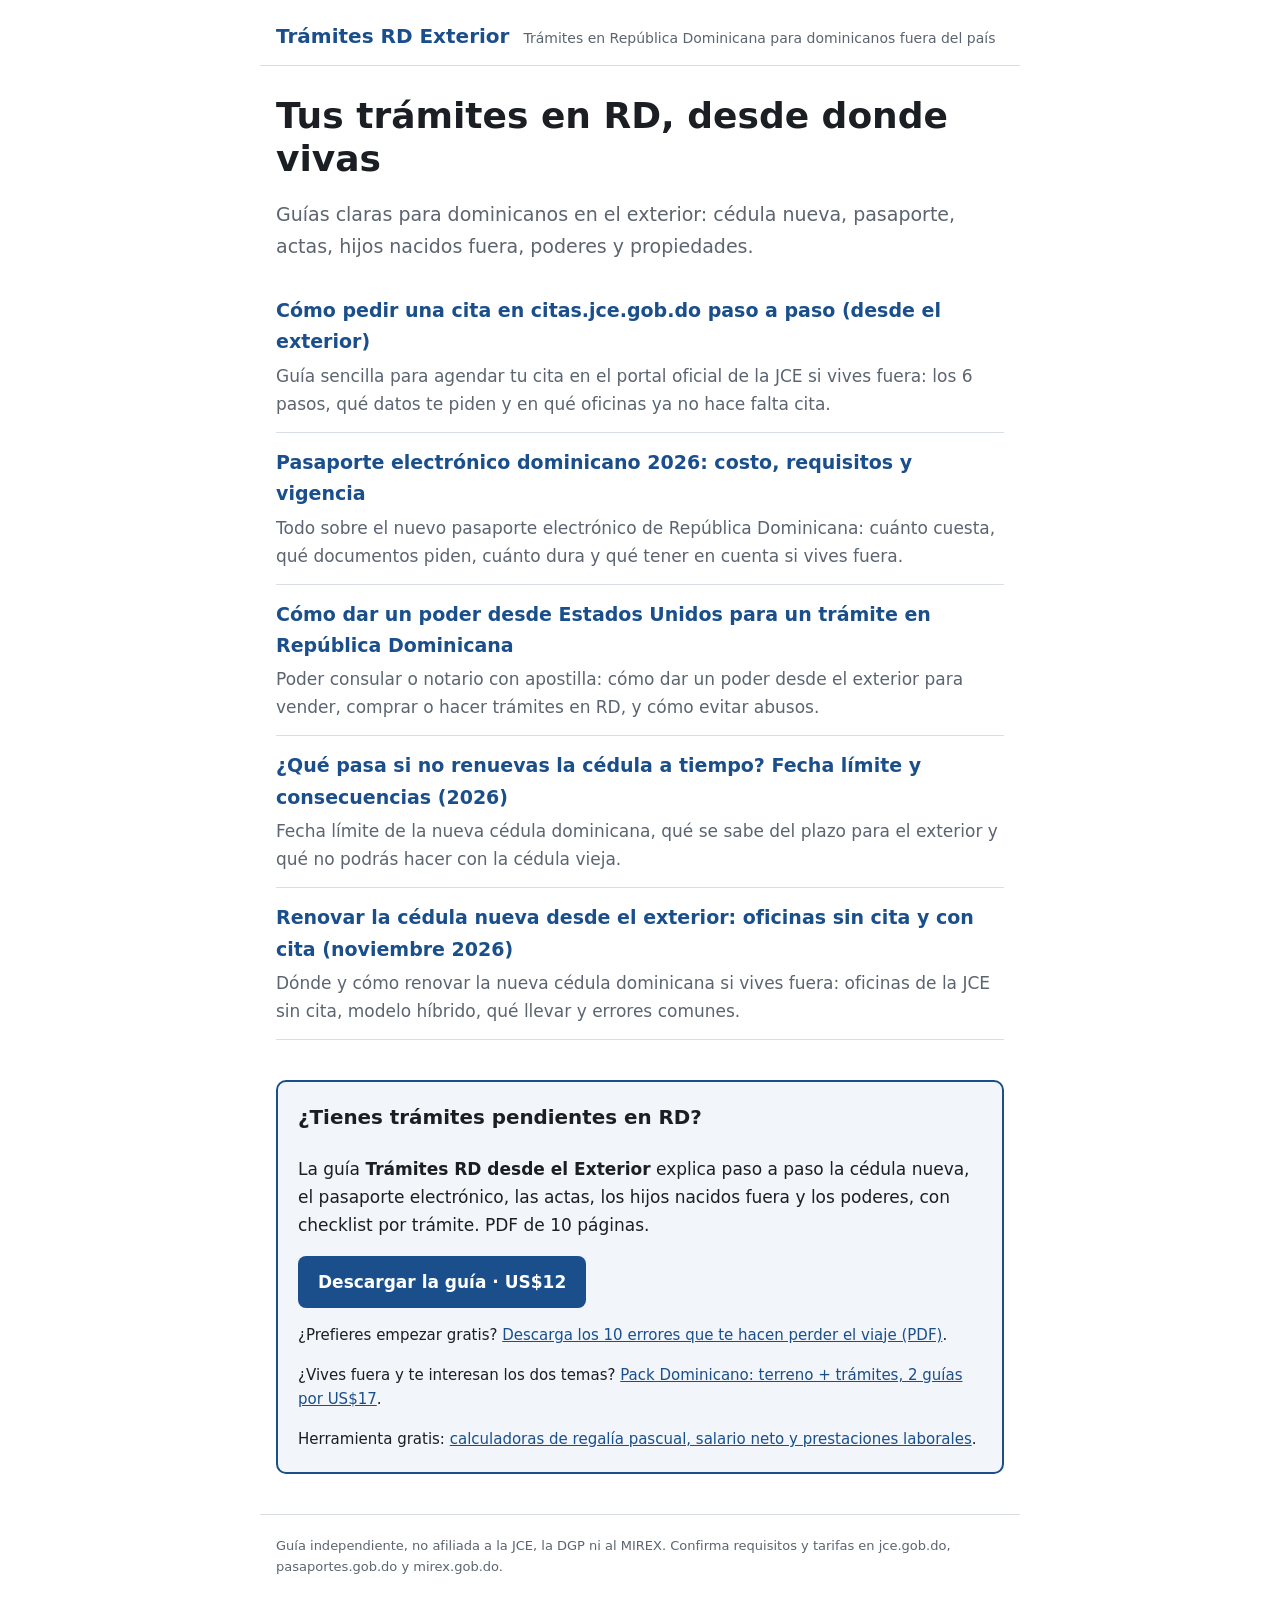
<file: docs/index.html>
<!doctype html>
<html lang="es"><head><meta charset="utf-8">
<meta name="viewport" content="width=device-width,initial-scale=1">
<title>Trámites RD Exterior — Cédula, pasaporte y actas para dominicanos fuera del país</title>
<meta name="description" content="Guías prácticas para dominicanos en el exterior: renovar la cédula nueva, el pasaporte electrónico, pedir actas, declarar hijos y dar poderes.">
<link rel="canonical" href="https://bsser.github.io/tramites-rd-exterior/">
<meta name="google-site-verification" content="4F6GvPItG1MgDsxIkhHlMnWlIL_Nr4-tKKIEYM5F8QM">
<link rel="stylesheet" href="estilo.css">
</head><body>
<header><a class="marca" href="">Trámites RD Exterior</a><span>Trámites en República Dominicana para dominicanos fuera del país</span></header>
<main><section class='hero'><h1>Tus trámites en RD, desde donde vivas</h1><p>Guías claras para dominicanos en el exterior: cédula nueva, pasaporte, actas, hijos nacidos fuera, poderes y propiedades.</p></section><ul class='lista'><li><a href='cita-jce-citas-jce-gob-do-paso-a-paso/'>Cómo pedir una cita en citas.jce.gob.do paso a paso (desde el exterior)</a><p>Guía sencilla para agendar tu cita en el portal oficial de la JCE si vives fuera: los 6 pasos, qué datos te piden y en qué oficinas ya no hace falta cita.</p></li><li><a href='pasaporte-electronico-dominicano-2026/'>Pasaporte electrónico dominicano 2026: costo, requisitos y vigencia</a><p>Todo sobre el nuevo pasaporte electrónico de República Dominicana: cuánto cuesta, qué documentos piden, cuánto dura y qué tener en cuenta si vives fuera.</p></li><li><a href='poder-desde-estados-unidos-para-republica-dominicana/'>Cómo dar un poder desde Estados Unidos para un trámite en República Dominicana</a><p>Poder consular o notario con apostilla: cómo dar un poder desde el exterior para vender, comprar o hacer trámites en RD, y cómo evitar abusos.</p></li><li><a href='que-pasa-si-no-renuevas-la-cedula-a-tiempo/'>¿Qué pasa si no renuevas la cédula a tiempo? Fecha límite y consecuencias (2026)</a><p>Fecha límite de la nueva cédula dominicana, qué se sabe del plazo para el exterior y qué no podrás hacer con la cédula vieja.</p></li><li><a href='renovar-cedula-nueva-desde-el-exterior/'>Renovar la cédula nueva desde el exterior: oficinas sin cita y con cita (noviembre 2026)</a><p>Dónde y cómo renovar la nueva cédula dominicana si vives fuera: oficinas de la JCE sin cita, modelo híbrido, qué llevar y errores comunes.</p></li></ul><aside class="cta">
<h3>¿Tienes trámites pendientes en RD?</h3>
<p>La guía <b>Trámites RD desde el Exterior</b> explica paso a paso la cédula nueva, el pasaporte electrónico, las actas, los hijos nacidos fuera y los poderes, con checklist por trámite. PDF de 10 páginas.</p>
<a class="boton" href="https://jontastic64.gumroad.com/l/tramites-rd-exterior">Descargar la guía · US$12</a>
<p class="gratis">¿Prefieres empezar gratis? <a href="https://jontastic64.gumroad.com/l/errores-tramites-gratis">Descarga los 10 errores que te hacen perder el viaje (PDF)</a>.</p>
<p class="gratis">¿Vives fuera y te interesan los dos temas? <a href="https://jontastic64.gumroad.com/l/pack-dominicano">Pack Dominicano: terreno + trámites, 2 guías por US$17</a>.</p>
<p class="gratis">Herramienta gratis: <a href="https://bsser.github.io/calculadoras-rd/">calculadoras de regalía pascual, salario neto y prestaciones laborales</a>.</p>
</aside></main>
<footer>Guía independiente, no afiliada a la JCE, la DGP ni al MIREX. Confirma requisitos y tarifas en jce.gob.do, pasaportes.gob.do y mirex.gob.do.</footer>
</body></html>
</file>
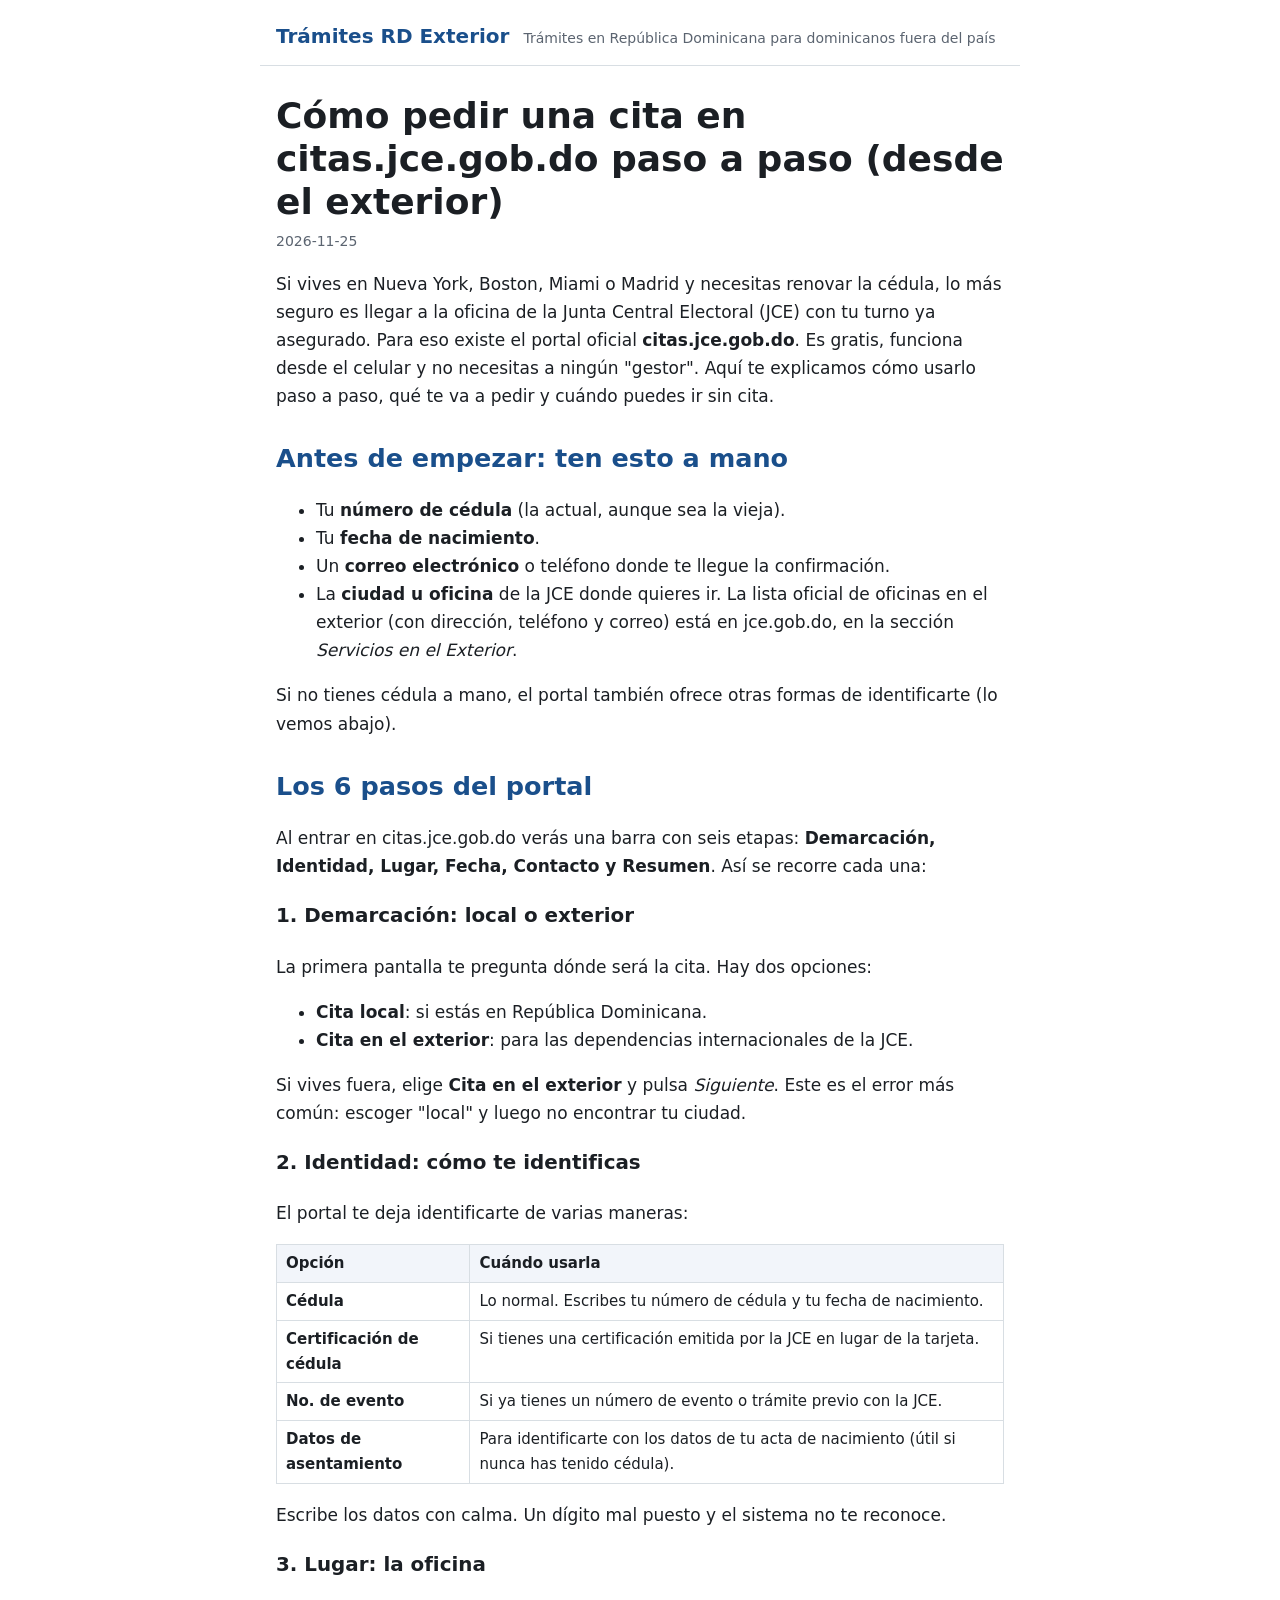
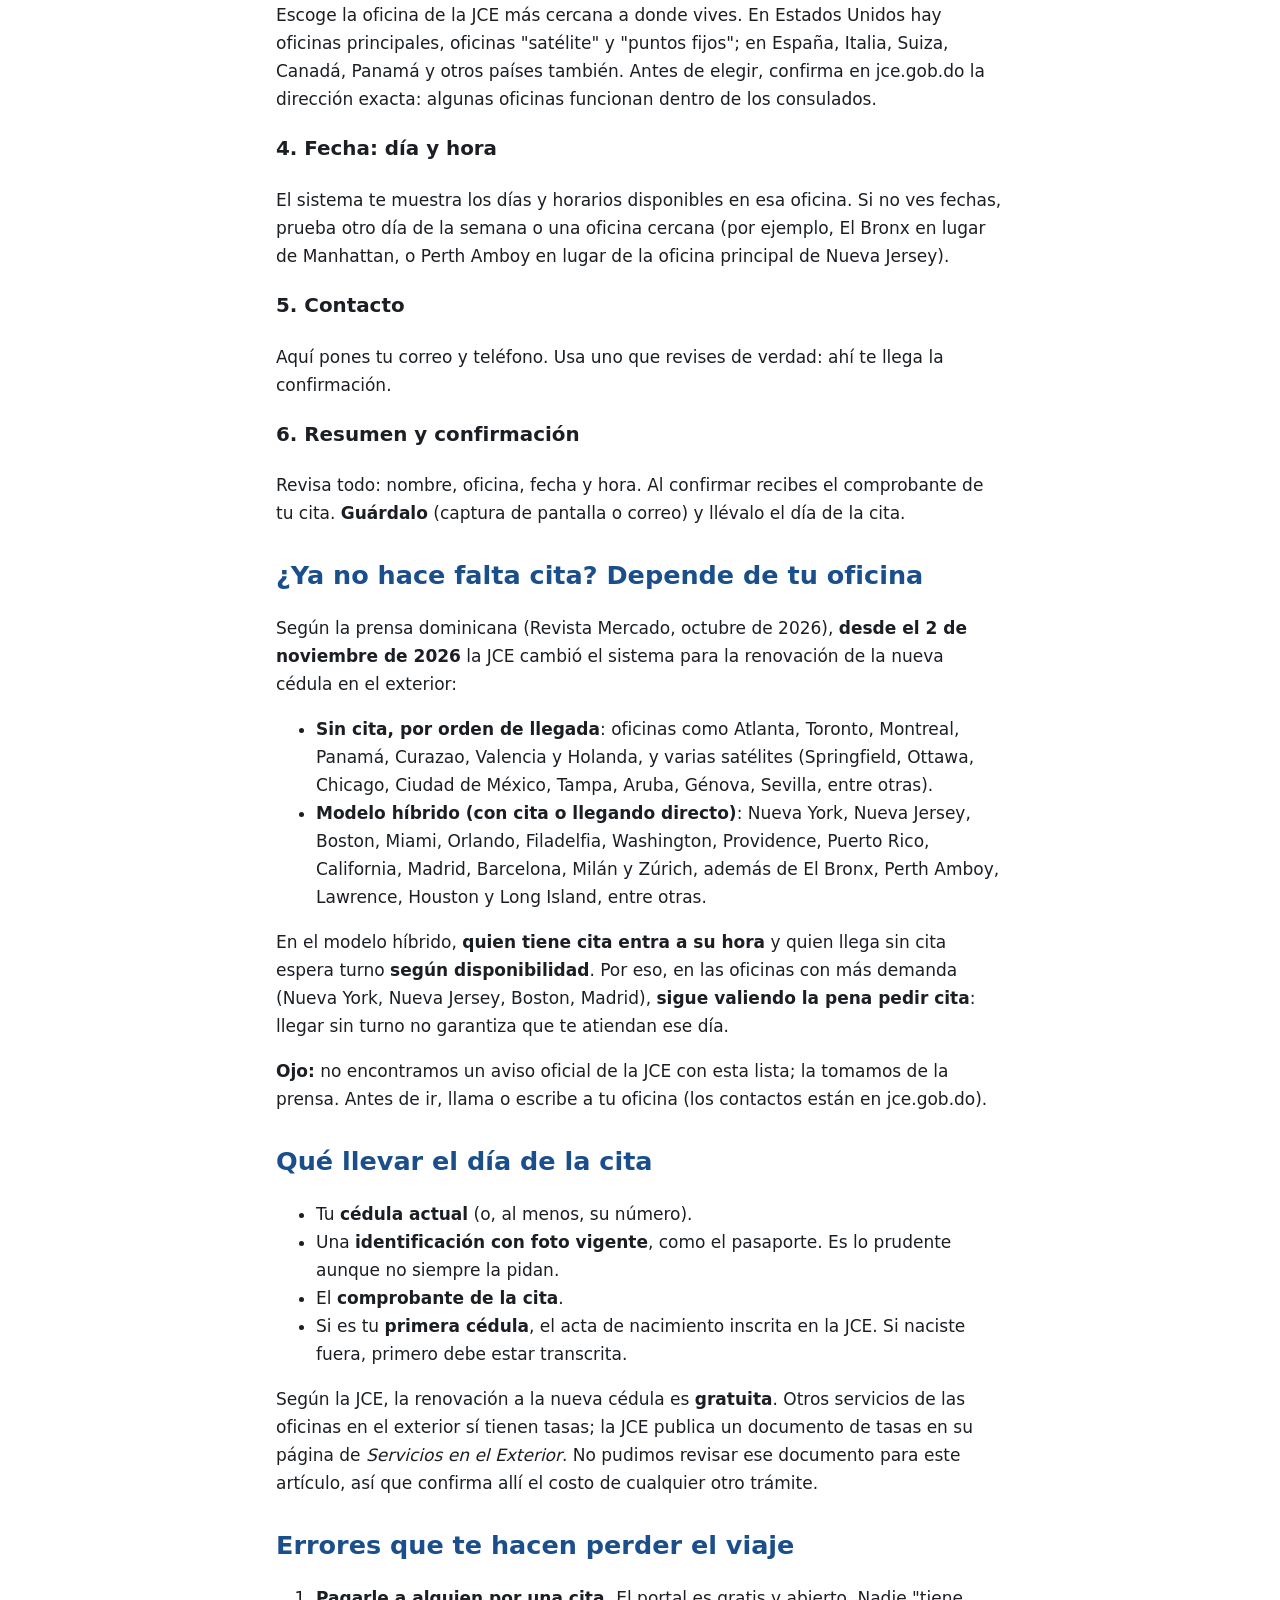
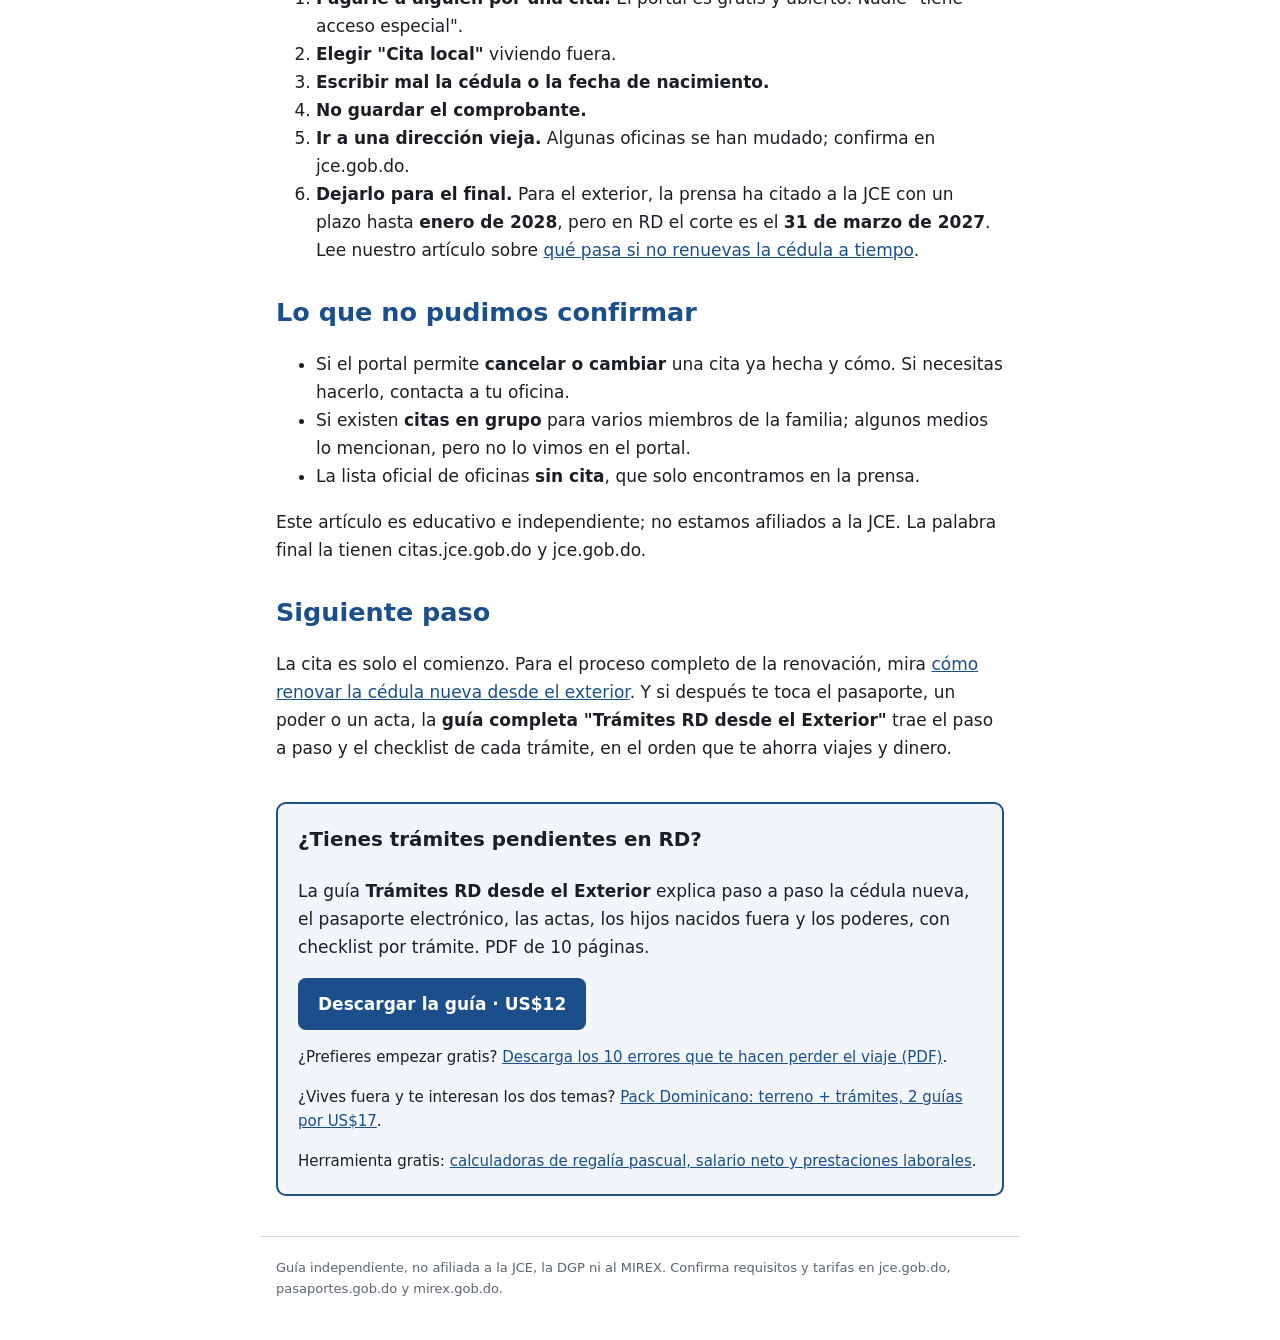
<file: docs/cita-jce-citas-jce-gob-do-paso-a-paso/index.html>
<!doctype html>
<html lang="es"><head><meta charset="utf-8">
<meta name="viewport" content="width=device-width,initial-scale=1">
<title>Cómo pedir una cita en citas.jce.gob.do paso a paso (desde el exterior) | Trámites RD Exterior</title>
<meta name="description" content="Guía sencilla para agendar tu cita en el portal oficial de la JCE si vives fuera: los 6 pasos, qué datos te piden y en qué oficinas ya no hace falta cita.">
<link rel="canonical" href="https://bsser.github.io/tramites-rd-exterior/cita-jce-citas-jce-gob-do-paso-a-paso/">
<meta name="google-site-verification" content="4F6GvPItG1MgDsxIkhHlMnWlIL_Nr4-tKKIEYM5F8QM">
<link rel="stylesheet" href="../estilo.css">
</head><body>
<header><a class="marca" href="../">Trámites RD Exterior</a><span>Trámites en República Dominicana para dominicanos fuera del país</span></header>
<main><article><h1>Cómo pedir una cita en citas.jce.gob.do paso a paso (desde el exterior)</h1><p class='fecha'>2026-11-25</p><p>Si vives en Nueva York, Boston, Miami o Madrid y necesitas renovar la cédula, lo más seguro es llegar a la oficina de la Junta Central Electoral (JCE) con tu turno ya asegurado. Para eso existe el portal oficial <strong>citas.jce.gob.do</strong>. Es gratis, funciona desde el celular y no necesitas a ningún "gestor". Aquí te explicamos cómo usarlo paso a paso, qué te va a pedir y cuándo puedes ir sin cita.</p>
<h2>Antes de empezar: ten esto a mano</h2>
<ul>
<li>Tu <strong>número de cédula</strong> (la actual, aunque sea la vieja).</li>
<li>Tu <strong>fecha de nacimiento</strong>.</li>
<li>Un <strong>correo electrónico</strong> o teléfono donde te llegue la confirmación.</li>
<li>La <strong>ciudad u oficina</strong> de la JCE donde quieres ir. La lista oficial de oficinas en el exterior (con dirección, teléfono y correo) está en jce.gob.do, en la sección <em>Servicios en el Exterior</em>.</li>
</ul>
<p>Si no tienes cédula a mano, el portal también ofrece otras formas de identificarte (lo vemos abajo).</p>
<h2>Los 6 pasos del portal</h2>
<p>Al entrar en citas.jce.gob.do verás una barra con seis etapas: <strong>Demarcación, Identidad, Lugar, Fecha, Contacto y Resumen</strong>. Así se recorre cada una:</p>
<h3>1. Demarcación: local o exterior</h3>
<p>La primera pantalla te pregunta dónde será la cita. Hay dos opciones:</p>
<ul>
<li><strong>Cita local</strong>: si estás en República Dominicana.</li>
<li><strong>Cita en el exterior</strong>: para las dependencias internacionales de la JCE.</li>
</ul>
<p>Si vives fuera, elige <strong>Cita en el exterior</strong> y pulsa <em>Siguiente</em>. Este es el error más común: escoger "local" y luego no encontrar tu ciudad.</p>
<h3>2. Identidad: cómo te identificas</h3>
<p>El portal te deja identificarte de varias maneras:</p>
<table>
<thead>
<tr>
<th>Opción</th>
<th>Cuándo usarla</th>
</tr>
</thead>
<tbody>
<tr>
<td><strong>Cédula</strong></td>
<td>Lo normal. Escribes tu número de cédula y tu fecha de nacimiento.</td>
</tr>
<tr>
<td><strong>Certificación de cédula</strong></td>
<td>Si tienes una certificación emitida por la JCE en lugar de la tarjeta.</td>
</tr>
<tr>
<td><strong>No. de evento</strong></td>
<td>Si ya tienes un número de evento o trámite previo con la JCE.</td>
</tr>
<tr>
<td><strong>Datos de asentamiento</strong></td>
<td>Para identificarte con los datos de tu acta de nacimiento (útil si nunca has tenido cédula).</td>
</tr>
</tbody>
</table>
<p>Escribe los datos con calma. Un dígito mal puesto y el sistema no te reconoce.</p>
<h3>3. Lugar: la oficina</h3>
<p>Escoge la oficina de la JCE más cercana a donde vives. En Estados Unidos hay oficinas principales, oficinas "satélite" y "puntos fijos"; en España, Italia, Suiza, Canadá, Panamá y otros países también. Antes de elegir, confirma en jce.gob.do la dirección exacta: algunas oficinas funcionan dentro de los consulados.</p>
<h3>4. Fecha: día y hora</h3>
<p>El sistema te muestra los días y horarios disponibles en esa oficina. Si no ves fechas, prueba otro día de la semana o una oficina cercana (por ejemplo, El Bronx en lugar de Manhattan, o Perth Amboy en lugar de la oficina principal de Nueva Jersey).</p>
<h3>5. Contacto</h3>
<p>Aquí pones tu correo y teléfono. Usa uno que revises de verdad: ahí te llega la confirmación.</p>
<h3>6. Resumen y confirmación</h3>
<p>Revisa todo: nombre, oficina, fecha y hora. Al confirmar recibes el comprobante de tu cita. <strong>Guárdalo</strong> (captura de pantalla o correo) y llévalo el día de la cita.</p>
<h2>¿Ya no hace falta cita? Depende de tu oficina</h2>
<p>Según la prensa dominicana (Revista Mercado, octubre de 2026), <strong>desde el 2 de noviembre de 2026</strong> la JCE cambió el sistema para la renovación de la nueva cédula en el exterior:</p>
<ul>
<li><strong>Sin cita, por orden de llegada</strong>: oficinas como Atlanta, Toronto, Montreal, Panamá, Curazao, Valencia y Holanda, y varias satélites (Springfield, Ottawa, Chicago, Ciudad de México, Tampa, Aruba, Génova, Sevilla, entre otras).</li>
<li><strong>Modelo híbrido (con cita o llegando directo)</strong>: Nueva York, Nueva Jersey, Boston, Miami, Orlando, Filadelfia, Washington, Providence, Puerto Rico, California, Madrid, Barcelona, Milán y Zúrich, además de El Bronx, Perth Amboy, Lawrence, Houston y Long Island, entre otras.</li>
</ul>
<p>En el modelo híbrido, <strong>quien tiene cita entra a su hora</strong> y quien llega sin cita espera turno <strong>según disponibilidad</strong>. Por eso, en las oficinas con más demanda (Nueva York, Nueva Jersey, Boston, Madrid), <strong>sigue valiendo la pena pedir cita</strong>: llegar sin turno no garantiza que te atiendan ese día.</p>
<p><strong>Ojo:</strong> no encontramos un aviso oficial de la JCE con esta lista; la tomamos de la prensa. Antes de ir, llama o escribe a tu oficina (los contactos están en jce.gob.do).</p>
<h2>Qué llevar el día de la cita</h2>
<ul>
<li>Tu <strong>cédula actual</strong> (o, al menos, su número).</li>
<li>Una <strong>identificación con foto vigente</strong>, como el pasaporte. Es lo prudente aunque no siempre la pidan.</li>
<li>El <strong>comprobante de la cita</strong>.</li>
<li>Si es tu <strong>primera cédula</strong>, el acta de nacimiento inscrita en la JCE. Si naciste fuera, primero debe estar transcrita.</li>
</ul>
<p>Según la JCE, la renovación a la nueva cédula es <strong>gratuita</strong>. Otros servicios de las oficinas en el exterior sí tienen tasas; la JCE publica un documento de tasas en su página de <em>Servicios en el Exterior</em>. No pudimos revisar ese documento para este artículo, así que confirma allí el costo de cualquier otro trámite.</p>
<h2>Errores que te hacen perder el viaje</h2>
<ol>
<li><strong>Pagarle a alguien por una cita.</strong> El portal es gratis y abierto. Nadie "tiene acceso especial".</li>
<li><strong>Elegir "Cita local"</strong> viviendo fuera.</li>
<li><strong>Escribir mal la cédula o la fecha de nacimiento.</strong></li>
<li><strong>No guardar el comprobante.</strong></li>
<li><strong>Ir a una dirección vieja.</strong> Algunas oficinas se han mudado; confirma en jce.gob.do.</li>
<li><strong>Dejarlo para el final.</strong> Para el exterior, la prensa ha citado a la JCE con un plazo hasta <strong>enero de 2028</strong>, pero en RD el corte es el <strong>31 de marzo de 2027</strong>. Lee nuestro artículo sobre <a href="../que-pasa-si-no-renuevas-la-cedula-a-tiempo/">qué pasa si no renuevas la cédula a tiempo</a>.</li>
</ol>
<h2>Lo que no pudimos confirmar</h2>
<ul>
<li>Si el portal permite <strong>cancelar o cambiar</strong> una cita ya hecha y cómo. Si necesitas hacerlo, contacta a tu oficina.</li>
<li>Si existen <strong>citas en grupo</strong> para varios miembros de la familia; algunos medios lo mencionan, pero no lo vimos en el portal.</li>
<li>La lista oficial de oficinas <strong>sin cita</strong>, que solo encontramos en la prensa.</li>
</ul>
<p>Este artículo es educativo e independiente; no estamos afiliados a la JCE. La palabra final la tienen citas.jce.gob.do y jce.gob.do.</p>
<h2>Siguiente paso</h2>
<p>La cita es solo el comienzo. Para el proceso completo de la renovación, mira <a href="../renovar-cedula-nueva-desde-el-exterior/">cómo renovar la cédula nueva desde el exterior</a>. Y si después te toca el pasaporte, un poder o un acta, la <strong>guía completa "Trámites RD desde el Exterior"</strong> trae el paso a paso y el checklist de cada trámite, en el orden que te ahorra viajes y dinero.</p></article><aside class="cta">
<h3>¿Tienes trámites pendientes en RD?</h3>
<p>La guía <b>Trámites RD desde el Exterior</b> explica paso a paso la cédula nueva, el pasaporte electrónico, las actas, los hijos nacidos fuera y los poderes, con checklist por trámite. PDF de 10 páginas.</p>
<a class="boton" href="https://jontastic64.gumroad.com/l/tramites-rd-exterior">Descargar la guía · US$12</a>
<p class="gratis">¿Prefieres empezar gratis? <a href="https://jontastic64.gumroad.com/l/errores-tramites-gratis">Descarga los 10 errores que te hacen perder el viaje (PDF)</a>.</p>
<p class="gratis">¿Vives fuera y te interesan los dos temas? <a href="https://jontastic64.gumroad.com/l/pack-dominicano">Pack Dominicano: terreno + trámites, 2 guías por US$17</a>.</p>
<p class="gratis">Herramienta gratis: <a href="https://bsser.github.io/calculadoras-rd/">calculadoras de regalía pascual, salario neto y prestaciones laborales</a>.</p>
</aside></main>
<footer>Guía independiente, no afiliada a la JCE, la DGP ni al MIREX. Confirma requisitos y tarifas en jce.gob.do, pasaportes.gob.do y mirex.gob.do.</footer>
</body></html>
</file>
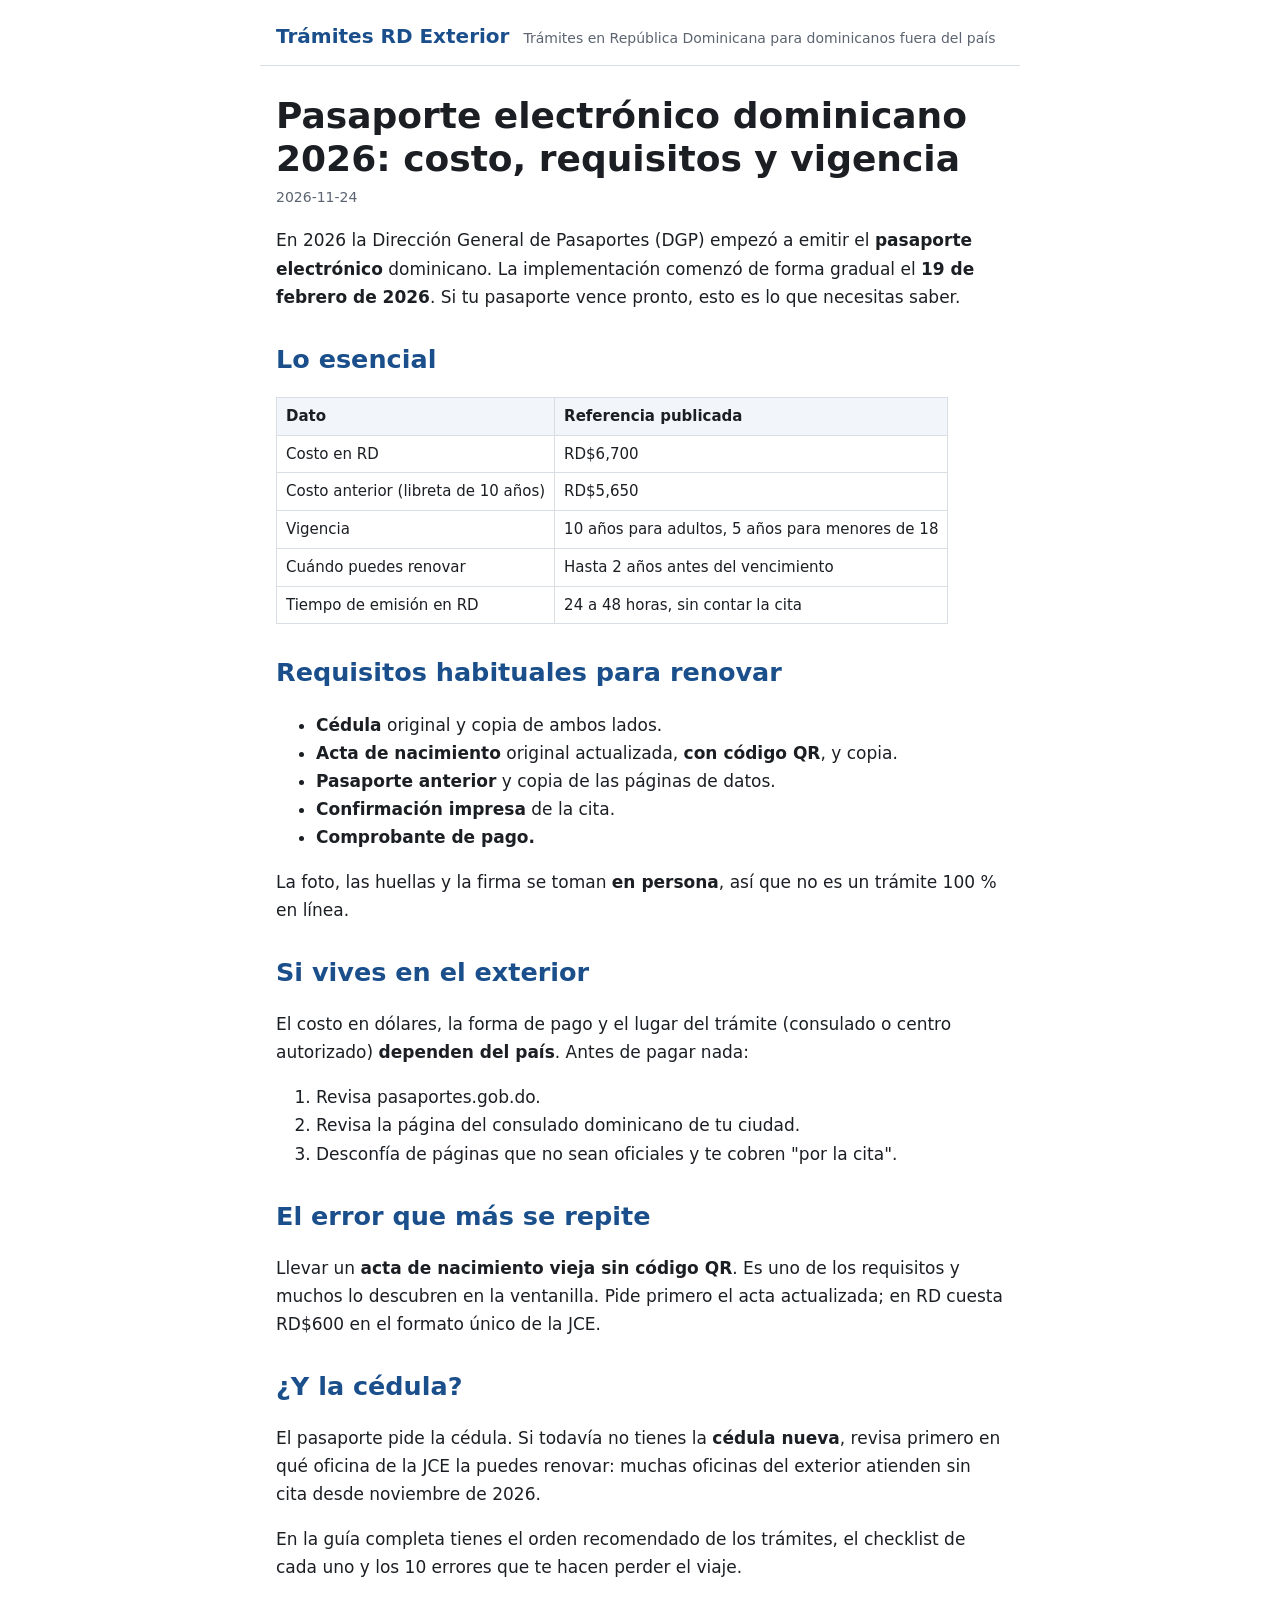
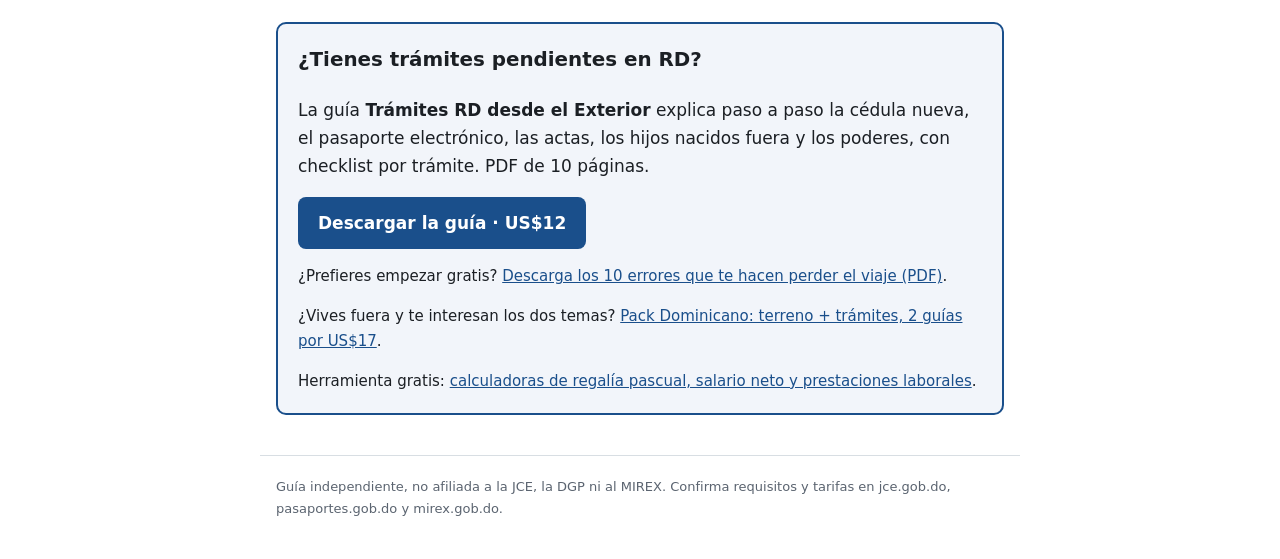
<file: docs/pasaporte-electronico-dominicano-2026/index.html>
<!doctype html>
<html lang="es"><head><meta charset="utf-8">
<meta name="viewport" content="width=device-width,initial-scale=1">
<title>Pasaporte electrónico dominicano 2026: costo, requisitos y vigencia | Trámites RD Exterior</title>
<meta name="description" content="Todo sobre el nuevo pasaporte electrónico de República Dominicana: cuánto cuesta, qué documentos piden, cuánto dura y qué tener en cuenta si vives fuera.">
<link rel="canonical" href="https://bsser.github.io/tramites-rd-exterior/pasaporte-electronico-dominicano-2026/">
<meta name="google-site-verification" content="4F6GvPItG1MgDsxIkhHlMnWlIL_Nr4-tKKIEYM5F8QM">
<link rel="stylesheet" href="../estilo.css">
</head><body>
<header><a class="marca" href="../">Trámites RD Exterior</a><span>Trámites en República Dominicana para dominicanos fuera del país</span></header>
<main><article><h1>Pasaporte electrónico dominicano 2026: costo, requisitos y vigencia</h1><p class='fecha'>2026-11-24</p><p>En 2026 la Dirección General de Pasaportes (DGP) empezó a emitir el <strong>pasaporte electrónico</strong> dominicano. La implementación comenzó de forma gradual el <strong>19 de febrero de 2026</strong>. Si tu pasaporte vence pronto, esto es lo que necesitas saber.</p>
<h2>Lo esencial</h2>
<table>
<thead>
<tr>
<th>Dato</th>
<th>Referencia publicada</th>
</tr>
</thead>
<tbody>
<tr>
<td>Costo en RD</td>
<td>RD$6,700</td>
</tr>
<tr>
<td>Costo anterior (libreta de 10 años)</td>
<td>RD$5,650</td>
</tr>
<tr>
<td>Vigencia</td>
<td>10 años para adultos, 5 años para menores de 18</td>
</tr>
<tr>
<td>Cuándo puedes renovar</td>
<td>Hasta 2 años antes del vencimiento</td>
</tr>
<tr>
<td>Tiempo de emisión en RD</td>
<td>24 a 48 horas, sin contar la cita</td>
</tr>
</tbody>
</table>
<h2>Requisitos habituales para renovar</h2>
<ul>
<li><strong>Cédula</strong> original y copia de ambos lados.</li>
<li><strong>Acta de nacimiento</strong> original actualizada, <strong>con código QR</strong>, y copia.</li>
<li><strong>Pasaporte anterior</strong> y copia de las páginas de datos.</li>
<li><strong>Confirmación impresa</strong> de la cita.</li>
<li><strong>Comprobante de pago.</strong></li>
</ul>
<p>La foto, las huellas y la firma se toman <strong>en persona</strong>, así que no es un trámite 100 % en línea.</p>
<h2>Si vives en el exterior</h2>
<p>El costo en dólares, la forma de pago y el lugar del trámite (consulado o centro autorizado) <strong>dependen del país</strong>. Antes de pagar nada:</p>
<ol>
<li>Revisa pasaportes.gob.do.</li>
<li>Revisa la página del consulado dominicano de tu ciudad.</li>
<li>Desconfía de páginas que no sean oficiales y te cobren "por la cita".</li>
</ol>
<h2>El error que más se repite</h2>
<p>Llevar un <strong>acta de nacimiento vieja sin código QR</strong>. Es uno de los requisitos y muchos lo descubren en la ventanilla. Pide primero el acta actualizada; en RD cuesta RD$600 en el formato único de la JCE.</p>
<h2>¿Y la cédula?</h2>
<p>El pasaporte pide la cédula. Si todavía no tienes la <strong>cédula nueva</strong>, revisa primero en qué oficina de la JCE la puedes renovar: muchas oficinas del exterior atienden sin cita desde noviembre de 2026.</p>
<p>En la guía completa tienes el orden recomendado de los trámites, el checklist de cada uno y los 10 errores que te hacen perder el viaje.</p></article><aside class="cta">
<h3>¿Tienes trámites pendientes en RD?</h3>
<p>La guía <b>Trámites RD desde el Exterior</b> explica paso a paso la cédula nueva, el pasaporte electrónico, las actas, los hijos nacidos fuera y los poderes, con checklist por trámite. PDF de 10 páginas.</p>
<a class="boton" href="https://jontastic64.gumroad.com/l/tramites-rd-exterior">Descargar la guía · US$12</a>
<p class="gratis">¿Prefieres empezar gratis? <a href="https://jontastic64.gumroad.com/l/errores-tramites-gratis">Descarga los 10 errores que te hacen perder el viaje (PDF)</a>.</p>
<p class="gratis">¿Vives fuera y te interesan los dos temas? <a href="https://jontastic64.gumroad.com/l/pack-dominicano">Pack Dominicano: terreno + trámites, 2 guías por US$17</a>.</p>
<p class="gratis">Herramienta gratis: <a href="https://bsser.github.io/calculadoras-rd/">calculadoras de regalía pascual, salario neto y prestaciones laborales</a>.</p>
</aside></main>
<footer>Guía independiente, no afiliada a la JCE, la DGP ni al MIREX. Confirma requisitos y tarifas en jce.gob.do, pasaportes.gob.do y mirex.gob.do.</footer>
</body></html>
</file>
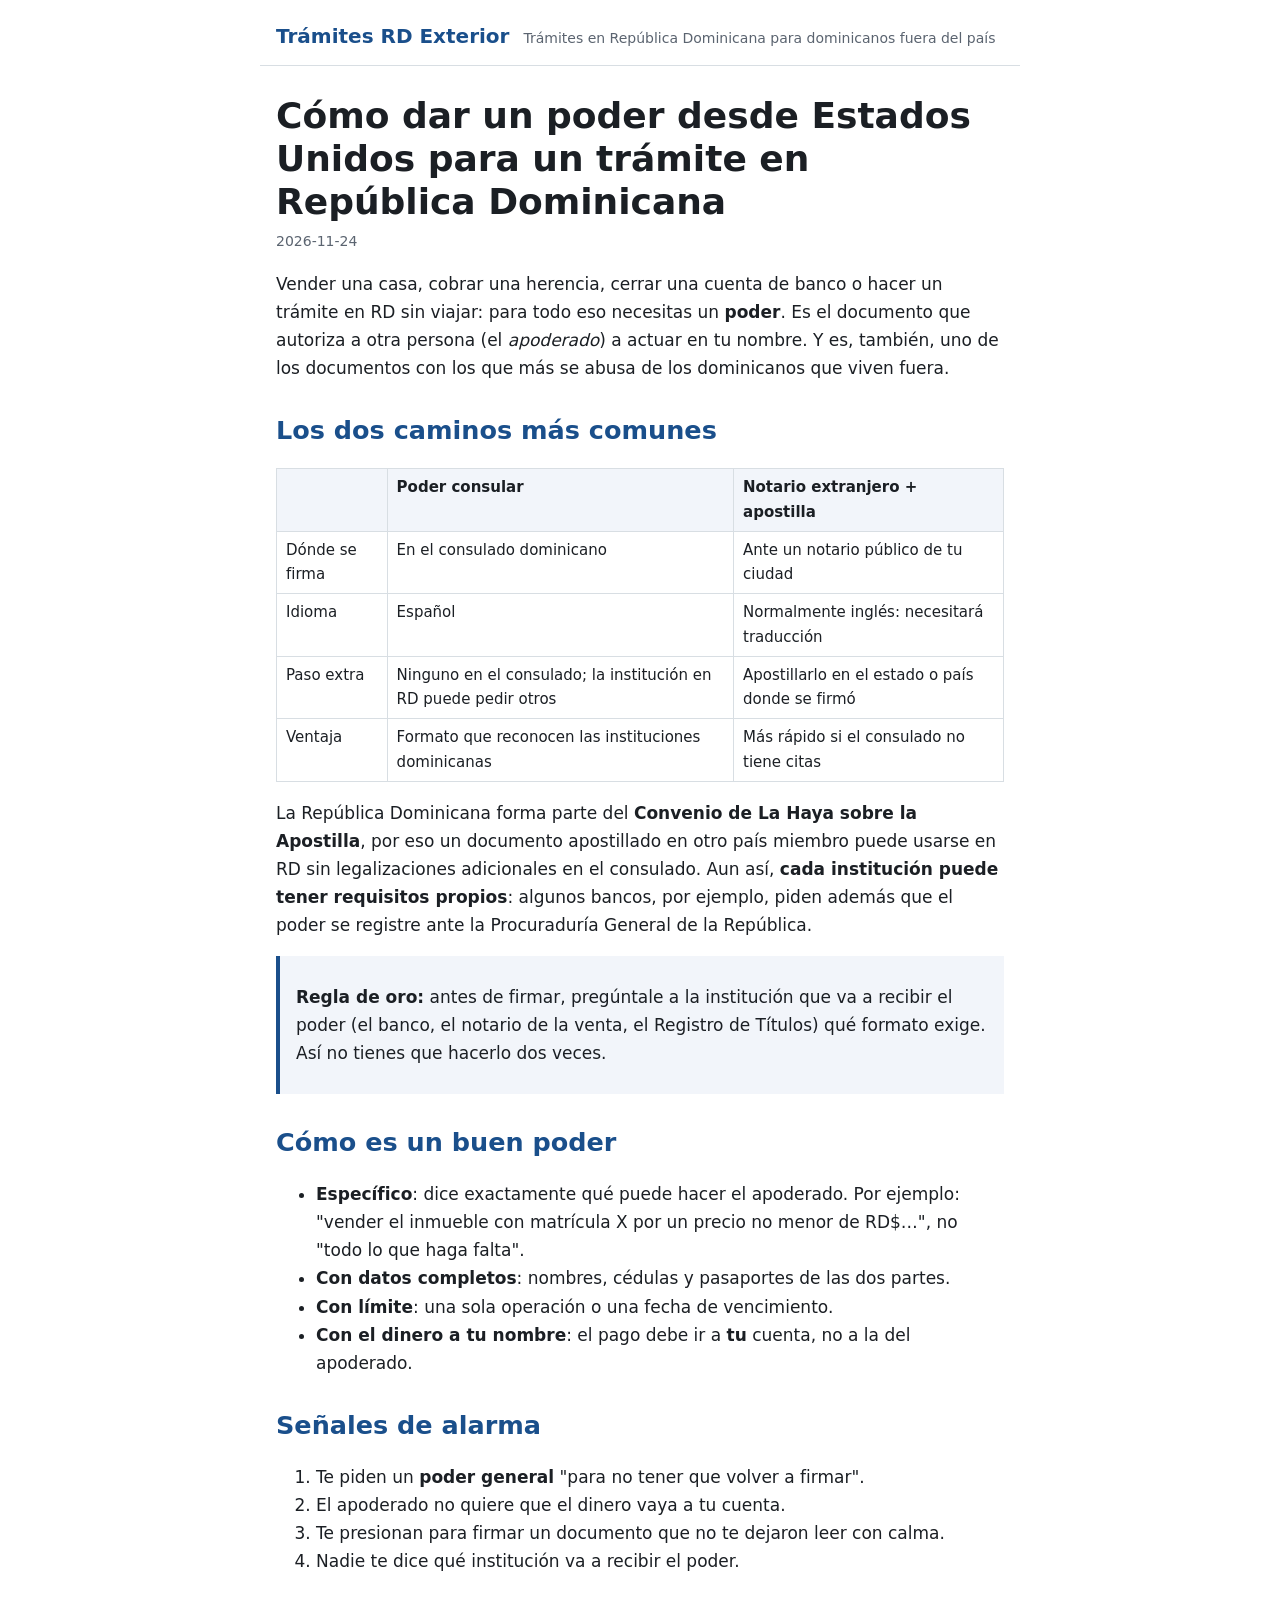
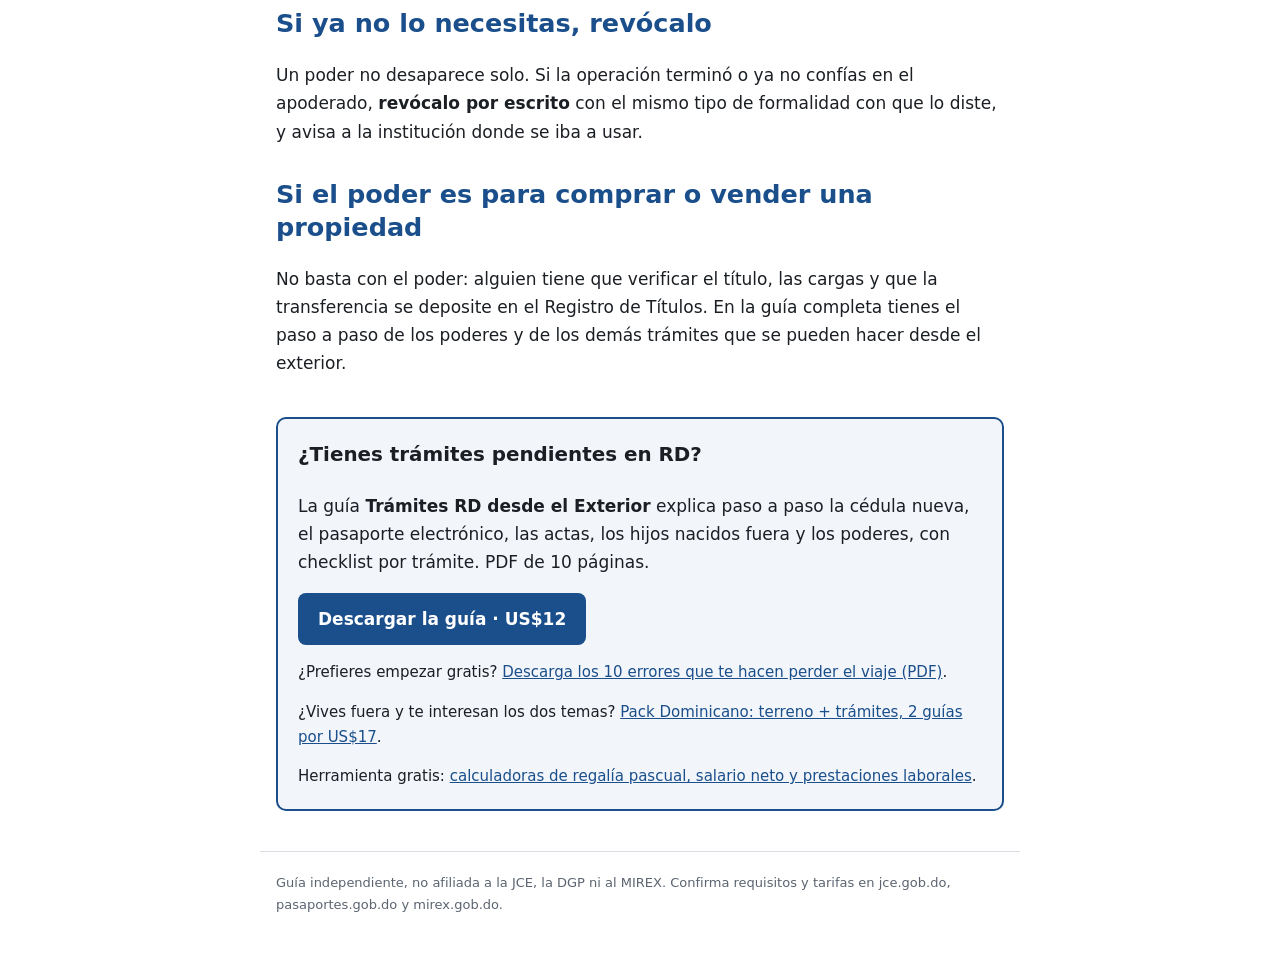
<file: docs/poder-desde-estados-unidos-para-republica-dominicana/index.html>
<!doctype html>
<html lang="es"><head><meta charset="utf-8">
<meta name="viewport" content="width=device-width,initial-scale=1">
<title>Cómo dar un poder desde Estados Unidos para un trámite en República Dominicana | Trámites RD Exterior</title>
<meta name="description" content="Poder consular o notario con apostilla: cómo dar un poder desde el exterior para vender, comprar o hacer trámites en RD, y cómo evitar abusos.">
<link rel="canonical" href="https://bsser.github.io/tramites-rd-exterior/poder-desde-estados-unidos-para-republica-dominicana/">
<meta name="google-site-verification" content="4F6GvPItG1MgDsxIkhHlMnWlIL_Nr4-tKKIEYM5F8QM">
<link rel="stylesheet" href="../estilo.css">
</head><body>
<header><a class="marca" href="../">Trámites RD Exterior</a><span>Trámites en República Dominicana para dominicanos fuera del país</span></header>
<main><article><h1>Cómo dar un poder desde Estados Unidos para un trámite en República Dominicana</h1><p class='fecha'>2026-11-24</p><p>Vender una casa, cobrar una herencia, cerrar una cuenta de banco o hacer un trámite en RD sin viajar: para todo eso necesitas un <strong>poder</strong>. Es el documento que autoriza a otra persona (el <em>apoderado</em>) a actuar en tu nombre. Y es, también, uno de los documentos con los que más se abusa de los dominicanos que viven fuera.</p>
<h2>Los dos caminos más comunes</h2>
<table>
<thead>
<tr>
<th></th>
<th>Poder consular</th>
<th>Notario extranjero + apostilla</th>
</tr>
</thead>
<tbody>
<tr>
<td>Dónde se firma</td>
<td>En el consulado dominicano</td>
<td>Ante un notario público de tu ciudad</td>
</tr>
<tr>
<td>Idioma</td>
<td>Español</td>
<td>Normalmente inglés: necesitará traducción</td>
</tr>
<tr>
<td>Paso extra</td>
<td>Ninguno en el consulado; la institución en RD puede pedir otros</td>
<td>Apostillarlo en el estado o país donde se firmó</td>
</tr>
<tr>
<td>Ventaja</td>
<td>Formato que reconocen las instituciones dominicanas</td>
<td>Más rápido si el consulado no tiene citas</td>
</tr>
</tbody>
</table>
<p>La República Dominicana forma parte del <strong>Convenio de La Haya sobre la Apostilla</strong>, por eso un documento apostillado en otro país miembro puede usarse en RD sin legalizaciones adicionales en el consulado. Aun así, <strong>cada institución puede tener requisitos propios</strong>: algunos bancos, por ejemplo, piden además que el poder se registre ante la Procuraduría General de la República.</p>
<blockquote>
<p><strong>Regla de oro:</strong> antes de firmar, pregúntale a la institución que va a recibir el poder (el banco, el notario de la venta, el Registro de Títulos) qué formato exige. Así no tienes que hacerlo dos veces.</p>
</blockquote>
<h2>Cómo es un buen poder</h2>
<ul>
<li><strong>Específico</strong>: dice exactamente qué puede hacer el apoderado. Por ejemplo: "vender el inmueble con matrícula X por un precio no menor de RD$…", no "todo lo que haga falta".</li>
<li><strong>Con datos completos</strong>: nombres, cédulas y pasaportes de las dos partes.</li>
<li><strong>Con límite</strong>: una sola operación o una fecha de vencimiento.</li>
<li><strong>Con el dinero a tu nombre</strong>: el pago debe ir a <strong>tu</strong> cuenta, no a la del apoderado.</li>
</ul>
<h2>Señales de alarma</h2>
<ol>
<li>Te piden un <strong>poder general</strong> "para no tener que volver a firmar".</li>
<li>El apoderado no quiere que el dinero vaya a tu cuenta.</li>
<li>Te presionan para firmar un documento que no te dejaron leer con calma.</li>
<li>Nadie te dice qué institución va a recibir el poder.</li>
</ol>
<h2>Si ya no lo necesitas, revócalo</h2>
<p>Un poder no desaparece solo. Si la operación terminó o ya no confías en el apoderado, <strong>revócalo por escrito</strong> con el mismo tipo de formalidad con que lo diste, y avisa a la institución donde se iba a usar.</p>
<h2>Si el poder es para comprar o vender una propiedad</h2>
<p>No basta con el poder: alguien tiene que verificar el título, las cargas y que la transferencia se deposite en el Registro de Títulos. En la guía completa tienes el paso a paso de los poderes y de los demás trámites que se pueden hacer desde el exterior.</p></article><aside class="cta">
<h3>¿Tienes trámites pendientes en RD?</h3>
<p>La guía <b>Trámites RD desde el Exterior</b> explica paso a paso la cédula nueva, el pasaporte electrónico, las actas, los hijos nacidos fuera y los poderes, con checklist por trámite. PDF de 10 páginas.</p>
<a class="boton" href="https://jontastic64.gumroad.com/l/tramites-rd-exterior">Descargar la guía · US$12</a>
<p class="gratis">¿Prefieres empezar gratis? <a href="https://jontastic64.gumroad.com/l/errores-tramites-gratis">Descarga los 10 errores que te hacen perder el viaje (PDF)</a>.</p>
<p class="gratis">¿Vives fuera y te interesan los dos temas? <a href="https://jontastic64.gumroad.com/l/pack-dominicano">Pack Dominicano: terreno + trámites, 2 guías por US$17</a>.</p>
<p class="gratis">Herramienta gratis: <a href="https://bsser.github.io/calculadoras-rd/">calculadoras de regalía pascual, salario neto y prestaciones laborales</a>.</p>
</aside></main>
<footer>Guía independiente, no afiliada a la JCE, la DGP ni al MIREX. Confirma requisitos y tarifas en jce.gob.do, pasaportes.gob.do y mirex.gob.do.</footer>
</body></html>
</file>
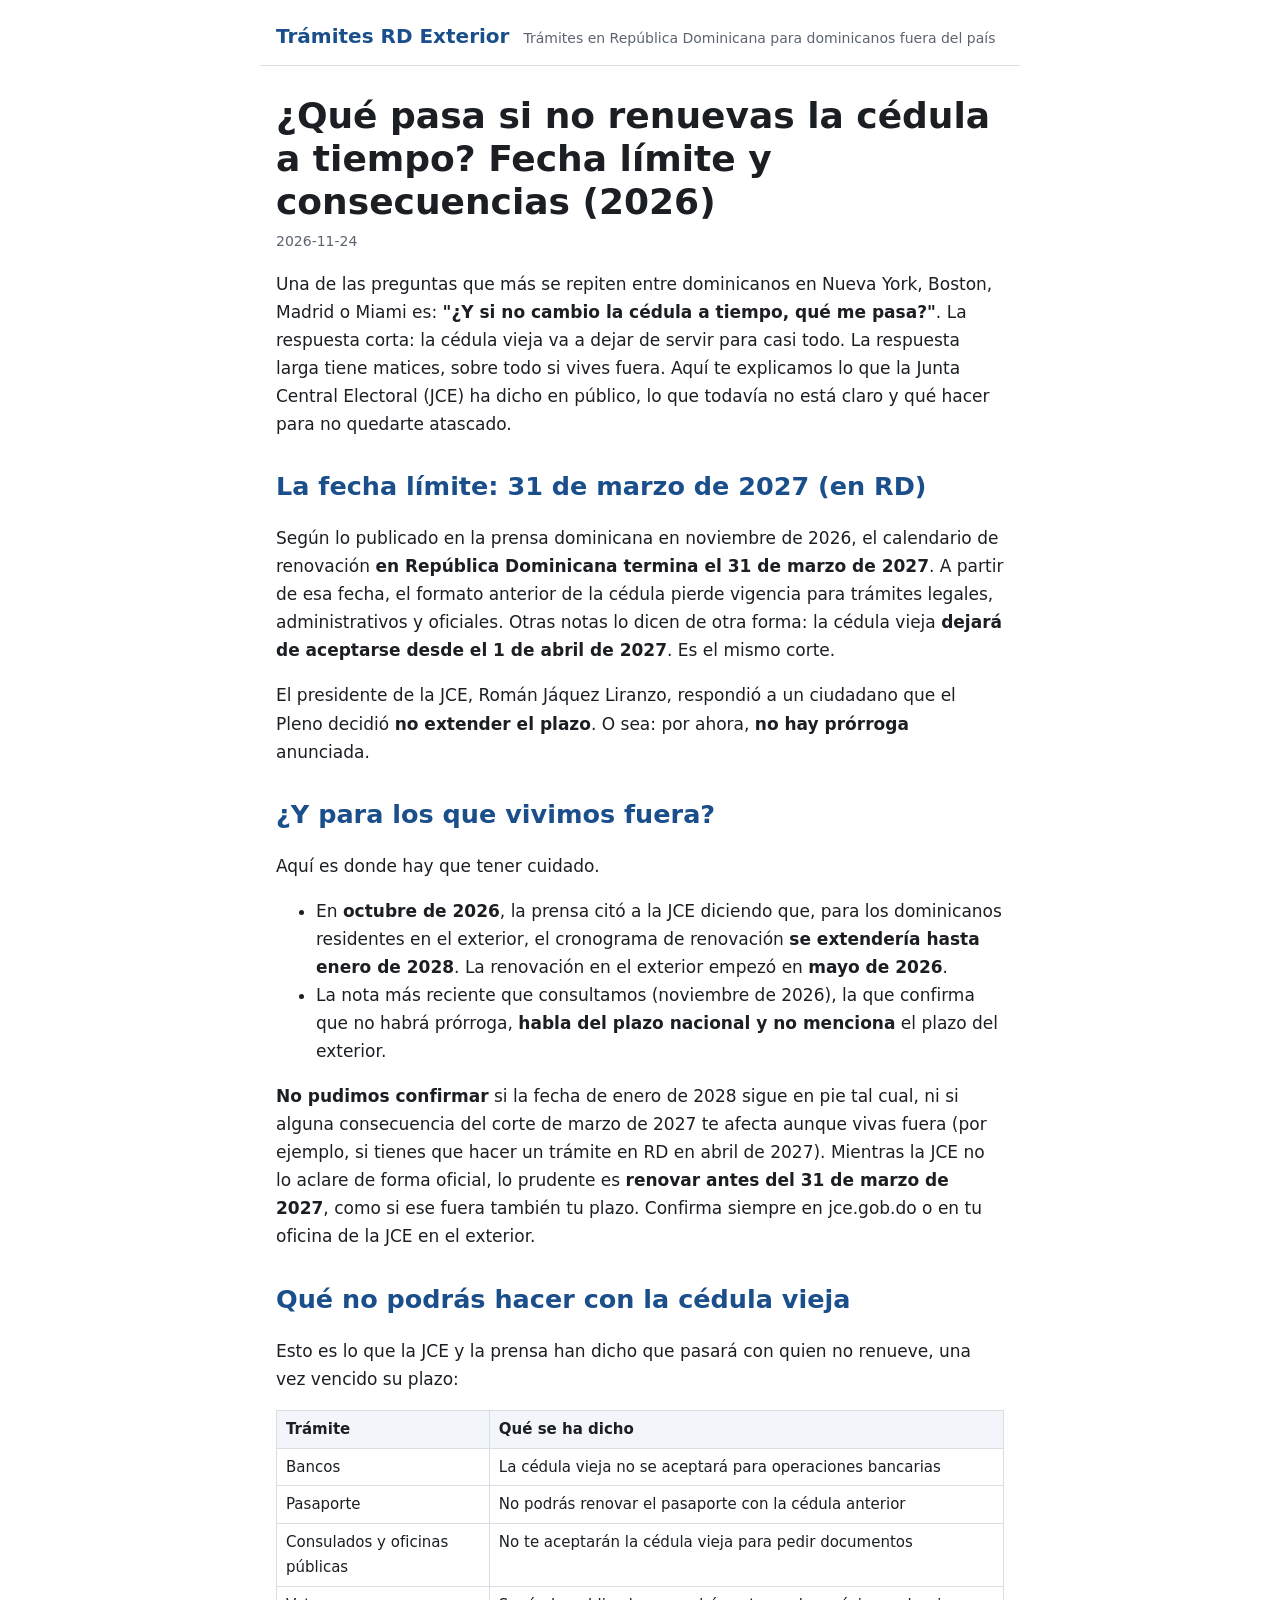
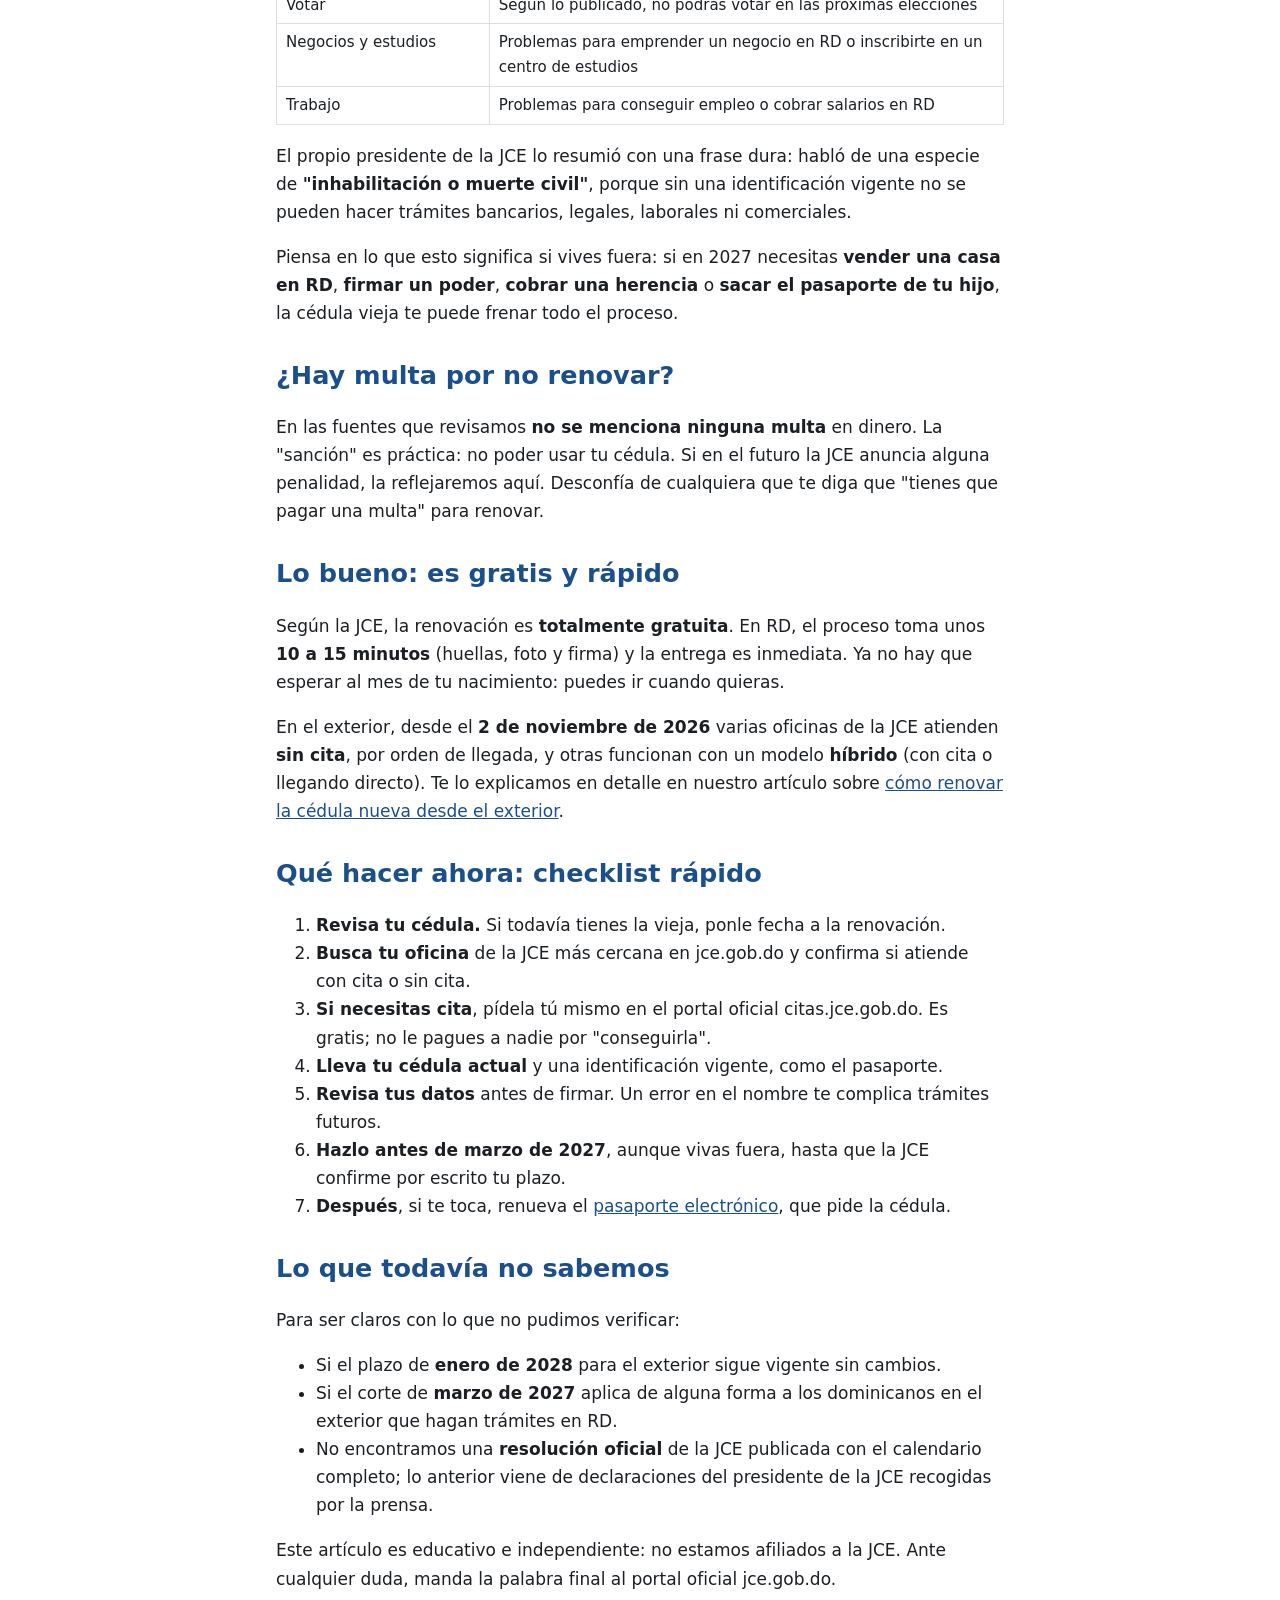
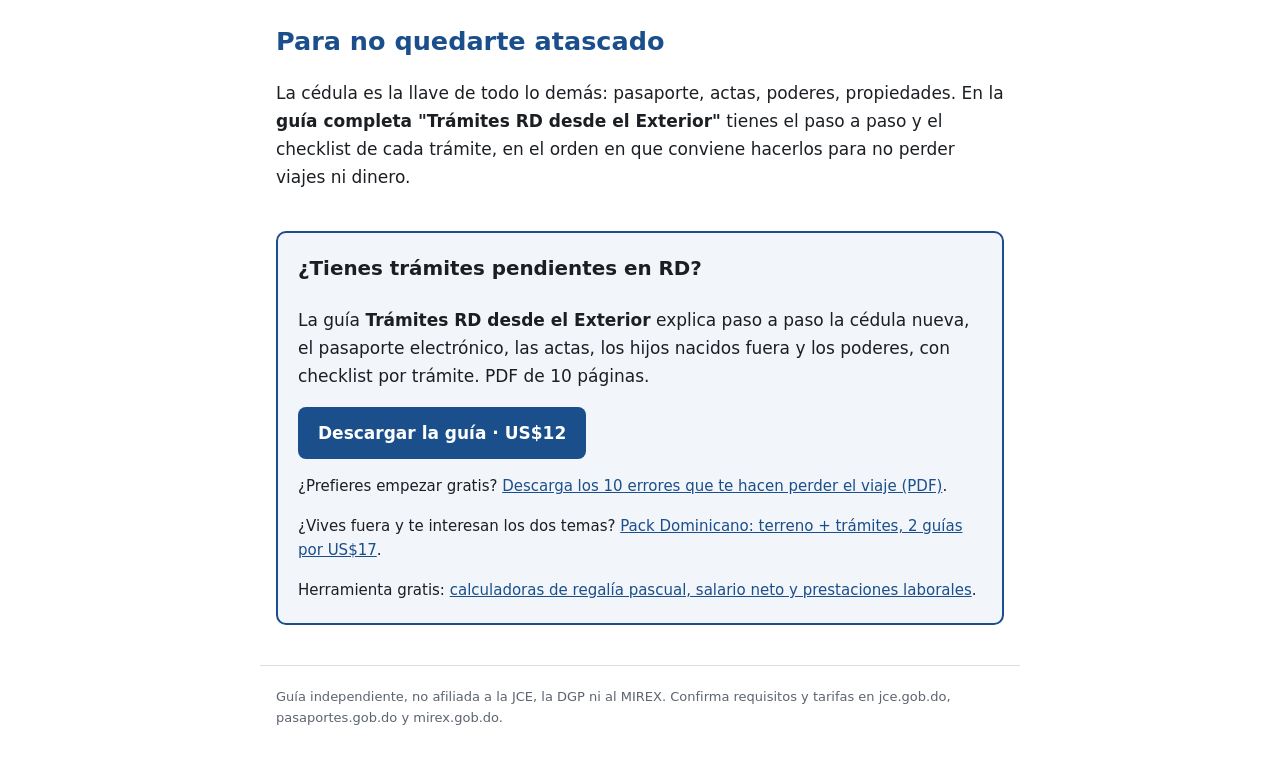
<file: docs/que-pasa-si-no-renuevas-la-cedula-a-tiempo/index.html>
<!doctype html>
<html lang="es"><head><meta charset="utf-8">
<meta name="viewport" content="width=device-width,initial-scale=1">
<title>¿Qué pasa si no renuevas la cédula a tiempo? Fecha límite y consecuencias (2026) | Trámites RD Exterior</title>
<meta name="description" content="Fecha límite de la nueva cédula dominicana, qué se sabe del plazo para el exterior y qué no podrás hacer con la cédula vieja.">
<link rel="canonical" href="https://bsser.github.io/tramites-rd-exterior/que-pasa-si-no-renuevas-la-cedula-a-tiempo/">
<meta name="google-site-verification" content="4F6GvPItG1MgDsxIkhHlMnWlIL_Nr4-tKKIEYM5F8QM">
<link rel="stylesheet" href="../estilo.css">
</head><body>
<header><a class="marca" href="../">Trámites RD Exterior</a><span>Trámites en República Dominicana para dominicanos fuera del país</span></header>
<main><article><h1>¿Qué pasa si no renuevas la cédula a tiempo? Fecha límite y consecuencias (2026)</h1><p class='fecha'>2026-11-24</p><p>Una de las preguntas que más se repiten entre dominicanos en Nueva York, Boston, Madrid o Miami es: <strong>"¿Y si no cambio la cédula a tiempo, qué me pasa?"</strong>. La respuesta corta: la cédula vieja va a dejar de servir para casi todo. La respuesta larga tiene matices, sobre todo si vives fuera. Aquí te explicamos lo que la Junta Central Electoral (JCE) ha dicho en público, lo que todavía no está claro y qué hacer para no quedarte atascado.</p>
<h2>La fecha límite: 31 de marzo de 2027 (en RD)</h2>
<p>Según lo publicado en la prensa dominicana en noviembre de 2026, el calendario de renovación <strong>en República Dominicana termina el 31 de marzo de 2027</strong>. A partir de esa fecha, el formato anterior de la cédula pierde vigencia para trámites legales, administrativos y oficiales. Otras notas lo dicen de otra forma: la cédula vieja <strong>dejará de aceptarse desde el 1 de abril de 2027</strong>. Es el mismo corte.</p>
<p>El presidente de la JCE, Román Jáquez Liranzo, respondió a un ciudadano que el Pleno decidió <strong>no extender el plazo</strong>. O sea: por ahora, <strong>no hay prórroga</strong> anunciada.</p>
<h2>¿Y para los que vivimos fuera?</h2>
<p>Aquí es donde hay que tener cuidado.</p>
<ul>
<li>En <strong>octubre de 2026</strong>, la prensa citó a la JCE diciendo que, para los dominicanos residentes en el exterior, el cronograma de renovación <strong>se extendería hasta enero de 2028</strong>. La renovación en el exterior empezó en <strong>mayo de 2026</strong>.</li>
<li>La nota más reciente que consultamos (noviembre de 2026), la que confirma que no habrá prórroga, <strong>habla del plazo nacional y no menciona</strong> el plazo del exterior.</li>
</ul>
<p><strong>No pudimos confirmar</strong> si la fecha de enero de 2028 sigue en pie tal cual, ni si alguna consecuencia del corte de marzo de 2027 te afecta aunque vivas fuera (por ejemplo, si tienes que hacer un trámite en RD en abril de 2027). Mientras la JCE no lo aclare de forma oficial, lo prudente es <strong>renovar antes del 31 de marzo de 2027</strong>, como si ese fuera también tu plazo. Confirma siempre en jce.gob.do o en tu oficina de la JCE en el exterior.</p>
<h2>Qué no podrás hacer con la cédula vieja</h2>
<p>Esto es lo que la JCE y la prensa han dicho que pasará con quien no renueve, una vez vencido su plazo:</p>
<table>
<thead>
<tr>
<th>Trámite</th>
<th>Qué se ha dicho</th>
</tr>
</thead>
<tbody>
<tr>
<td>Bancos</td>
<td>La cédula vieja no se aceptará para operaciones bancarias</td>
</tr>
<tr>
<td>Pasaporte</td>
<td>No podrás renovar el pasaporte con la cédula anterior</td>
</tr>
<tr>
<td>Consulados y oficinas públicas</td>
<td>No te aceptarán la cédula vieja para pedir documentos</td>
</tr>
<tr>
<td>Votar</td>
<td>Según lo publicado, no podrás votar en las próximas elecciones</td>
</tr>
<tr>
<td>Negocios y estudios</td>
<td>Problemas para emprender un negocio en RD o inscribirte en un centro de estudios</td>
</tr>
<tr>
<td>Trabajo</td>
<td>Problemas para conseguir empleo o cobrar salarios en RD</td>
</tr>
</tbody>
</table>
<p>El propio presidente de la JCE lo resumió con una frase dura: habló de una especie de <strong>"inhabilitación o muerte civil"</strong>, porque sin una identificación vigente no se pueden hacer trámites bancarios, legales, laborales ni comerciales.</p>
<p>Piensa en lo que esto significa si vives fuera: si en 2027 necesitas <strong>vender una casa en RD</strong>, <strong>firmar un poder</strong>, <strong>cobrar una herencia</strong> o <strong>sacar el pasaporte de tu hijo</strong>, la cédula vieja te puede frenar todo el proceso.</p>
<h2>¿Hay multa por no renovar?</h2>
<p>En las fuentes que revisamos <strong>no se menciona ninguna multa</strong> en dinero. La "sanción" es práctica: no poder usar tu cédula. Si en el futuro la JCE anuncia alguna penalidad, la reflejaremos aquí. Desconfía de cualquiera que te diga que "tienes que pagar una multa" para renovar.</p>
<h2>Lo bueno: es gratis y rápido</h2>
<p>Según la JCE, la renovación es <strong>totalmente gratuita</strong>. En RD, el proceso toma unos <strong>10 a 15 minutos</strong> (huellas, foto y firma) y la entrega es inmediata. Ya no hay que esperar al mes de tu nacimiento: puedes ir cuando quieras.</p>
<p>En el exterior, desde el <strong>2 de noviembre de 2026</strong> varias oficinas de la JCE atienden <strong>sin cita</strong>, por orden de llegada, y otras funcionan con un modelo <strong>híbrido</strong> (con cita o llegando directo). Te lo explicamos en detalle en nuestro artículo sobre <a href="../renovar-cedula-nueva-desde-el-exterior/">cómo renovar la cédula nueva desde el exterior</a>.</p>
<h2>Qué hacer ahora: checklist rápido</h2>
<ol>
<li><strong>Revisa tu cédula.</strong> Si todavía tienes la vieja, ponle fecha a la renovación.</li>
<li><strong>Busca tu oficina</strong> de la JCE más cercana en jce.gob.do y confirma si atiende con cita o sin cita.</li>
<li><strong>Si necesitas cita</strong>, pídela tú mismo en el portal oficial citas.jce.gob.do. Es gratis; no le pagues a nadie por "conseguirla".</li>
<li><strong>Lleva tu cédula actual</strong> y una identificación vigente, como el pasaporte.</li>
<li><strong>Revisa tus datos</strong> antes de firmar. Un error en el nombre te complica trámites futuros.</li>
<li><strong>Hazlo antes de marzo de 2027</strong>, aunque vivas fuera, hasta que la JCE confirme por escrito tu plazo.</li>
<li><strong>Después</strong>, si te toca, renueva el <a href="../pasaporte-electronico-dominicano-2026/">pasaporte electrónico</a>, que pide la cédula.</li>
</ol>
<h2>Lo que todavía no sabemos</h2>
<p>Para ser claros con lo que no pudimos verificar:</p>
<ul>
<li>Si el plazo de <strong>enero de 2028</strong> para el exterior sigue vigente sin cambios.</li>
<li>Si el corte de <strong>marzo de 2027</strong> aplica de alguna forma a los dominicanos en el exterior que hagan trámites en RD.</li>
<li>No encontramos una <strong>resolución oficial</strong> de la JCE publicada con el calendario completo; lo anterior viene de declaraciones del presidente de la JCE recogidas por la prensa.</li>
</ul>
<p>Este artículo es educativo e independiente: no estamos afiliados a la JCE. Ante cualquier duda, manda la palabra final al portal oficial jce.gob.do.</p>
<h2>Para no quedarte atascado</h2>
<p>La cédula es la llave de todo lo demás: pasaporte, actas, poderes, propiedades. En la <strong>guía completa "Trámites RD desde el Exterior"</strong> tienes el paso a paso y el checklist de cada trámite, en el orden en que conviene hacerlos para no perder viajes ni dinero.</p></article><aside class="cta">
<h3>¿Tienes trámites pendientes en RD?</h3>
<p>La guía <b>Trámites RD desde el Exterior</b> explica paso a paso la cédula nueva, el pasaporte electrónico, las actas, los hijos nacidos fuera y los poderes, con checklist por trámite. PDF de 10 páginas.</p>
<a class="boton" href="https://jontastic64.gumroad.com/l/tramites-rd-exterior">Descargar la guía · US$12</a>
<p class="gratis">¿Prefieres empezar gratis? <a href="https://jontastic64.gumroad.com/l/errores-tramites-gratis">Descarga los 10 errores que te hacen perder el viaje (PDF)</a>.</p>
<p class="gratis">¿Vives fuera y te interesan los dos temas? <a href="https://jontastic64.gumroad.com/l/pack-dominicano">Pack Dominicano: terreno + trámites, 2 guías por US$17</a>.</p>
<p class="gratis">Herramienta gratis: <a href="https://bsser.github.io/calculadoras-rd/">calculadoras de regalía pascual, salario neto y prestaciones laborales</a>.</p>
</aside></main>
<footer>Guía independiente, no afiliada a la JCE, la DGP ni al MIREX. Confirma requisitos y tarifas en jce.gob.do, pasaportes.gob.do y mirex.gob.do.</footer>
</body></html>
</file>
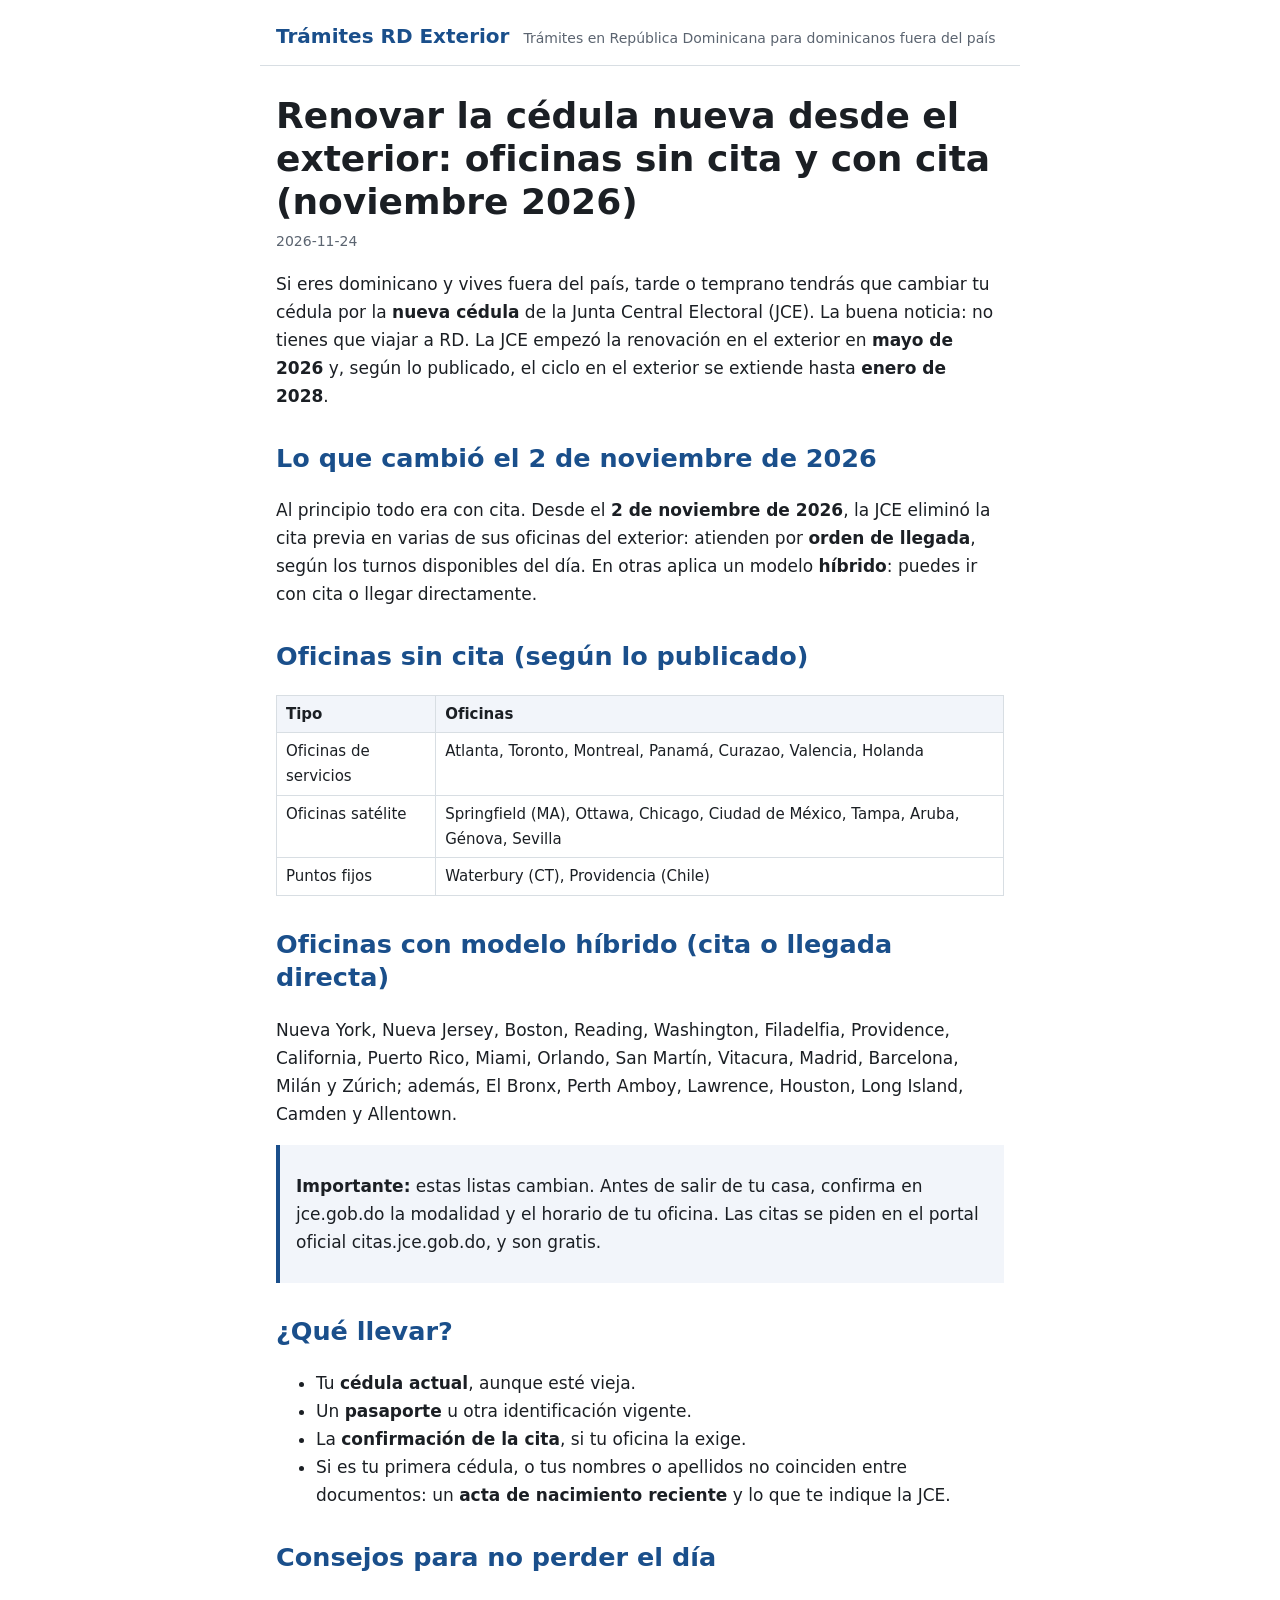
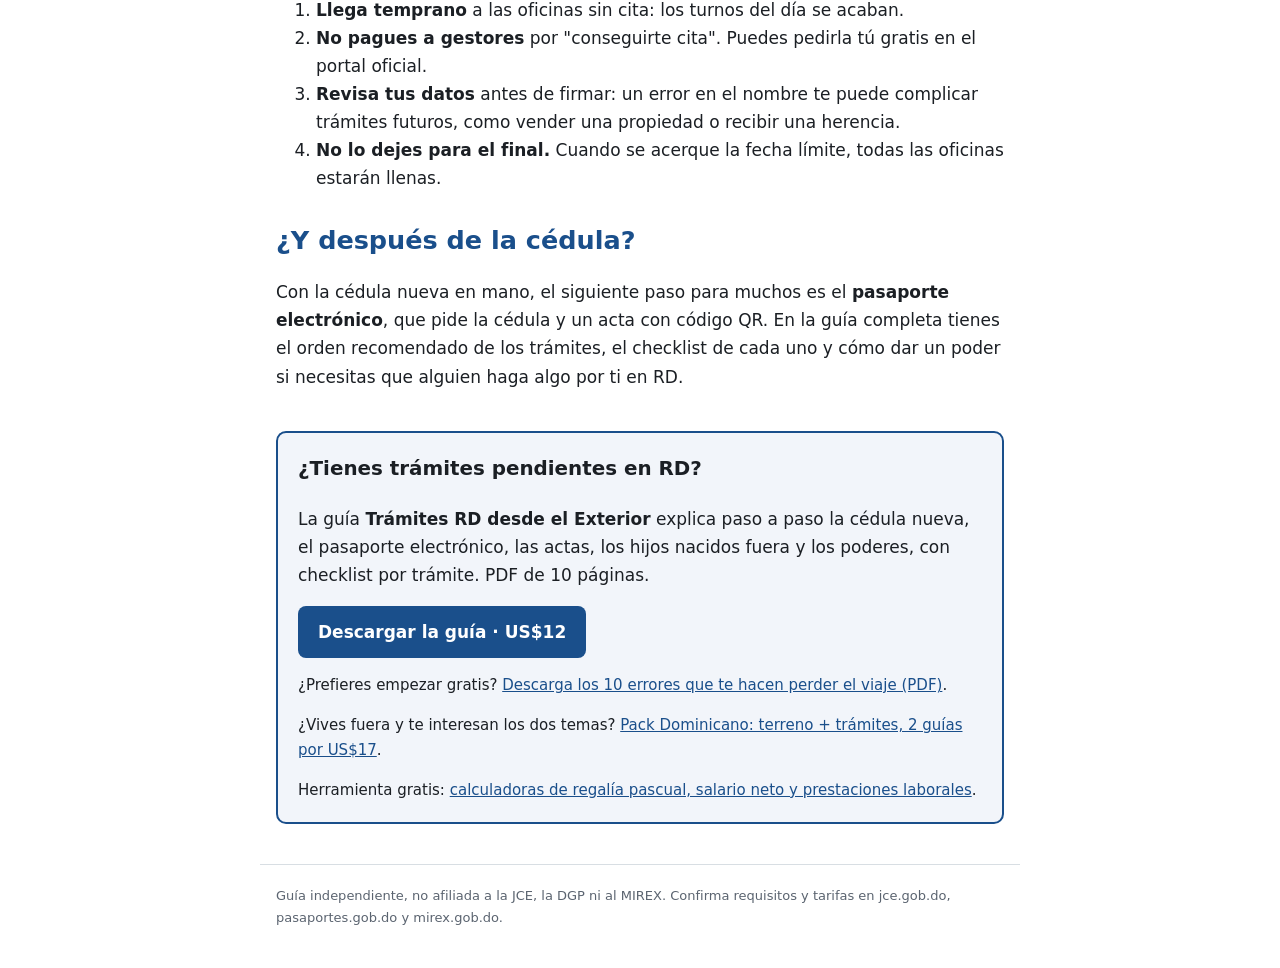
<file: docs/renovar-cedula-nueva-desde-el-exterior/index.html>
<!doctype html>
<html lang="es"><head><meta charset="utf-8">
<meta name="viewport" content="width=device-width,initial-scale=1">
<title>Renovar la cédula nueva desde el exterior: oficinas sin cita y con cita (noviembre 2026) | Trámites RD Exterior</title>
<meta name="description" content="Dónde y cómo renovar la nueva cédula dominicana si vives fuera: oficinas de la JCE sin cita, modelo híbrido, qué llevar y errores comunes.">
<link rel="canonical" href="https://bsser.github.io/tramites-rd-exterior/renovar-cedula-nueva-desde-el-exterior/">
<meta name="google-site-verification" content="4F6GvPItG1MgDsxIkhHlMnWlIL_Nr4-tKKIEYM5F8QM">
<link rel="stylesheet" href="../estilo.css">
</head><body>
<header><a class="marca" href="../">Trámites RD Exterior</a><span>Trámites en República Dominicana para dominicanos fuera del país</span></header>
<main><article><h1>Renovar la cédula nueva desde el exterior: oficinas sin cita y con cita (noviembre 2026)</h1><p class='fecha'>2026-11-24</p><p>Si eres dominicano y vives fuera del país, tarde o temprano tendrás que cambiar tu cédula por la <strong>nueva cédula</strong> de la Junta Central Electoral (JCE). La buena noticia: no tienes que viajar a RD. La JCE empezó la renovación en el exterior en <strong>mayo de 2026</strong> y, según lo publicado, el ciclo en el exterior se extiende hasta <strong>enero de 2028</strong>.</p>
<h2>Lo que cambió el 2 de noviembre de 2026</h2>
<p>Al principio todo era con cita. Desde el <strong>2 de noviembre de 2026</strong>, la JCE eliminó la cita previa en varias de sus oficinas del exterior: atienden por <strong>orden de llegada</strong>, según los turnos disponibles del día. En otras aplica un modelo <strong>híbrido</strong>: puedes ir con cita o llegar directamente.</p>
<h2>Oficinas sin cita (según lo publicado)</h2>
<table>
<thead>
<tr>
<th>Tipo</th>
<th>Oficinas</th>
</tr>
</thead>
<tbody>
<tr>
<td>Oficinas de servicios</td>
<td>Atlanta, Toronto, Montreal, Panamá, Curazao, Valencia, Holanda</td>
</tr>
<tr>
<td>Oficinas satélite</td>
<td>Springfield (MA), Ottawa, Chicago, Ciudad de México, Tampa, Aruba, Génova, Sevilla</td>
</tr>
<tr>
<td>Puntos fijos</td>
<td>Waterbury (CT), Providencia (Chile)</td>
</tr>
</tbody>
</table>
<h2>Oficinas con modelo híbrido (cita o llegada directa)</h2>
<p>Nueva York, Nueva Jersey, Boston, Reading, Washington, Filadelfia, Providence, California, Puerto Rico, Miami, Orlando, San Martín, Vitacura, Madrid, Barcelona, Milán y Zúrich; además, El Bronx, Perth Amboy, Lawrence, Houston, Long Island, Camden y Allentown.</p>
<blockquote>
<p><strong>Importante:</strong> estas listas cambian. Antes de salir de tu casa, confirma en jce.gob.do la modalidad y el horario de tu oficina. Las citas se piden en el portal oficial citas.jce.gob.do, y son gratis.</p>
</blockquote>
<h2>¿Qué llevar?</h2>
<ul>
<li>Tu <strong>cédula actual</strong>, aunque esté vieja.</li>
<li>Un <strong>pasaporte</strong> u otra identificación vigente.</li>
<li>La <strong>confirmación de la cita</strong>, si tu oficina la exige.</li>
<li>Si es tu primera cédula, o tus nombres o apellidos no coinciden entre documentos: un <strong>acta de nacimiento reciente</strong> y lo que te indique la JCE.</li>
</ul>
<h2>Consejos para no perder el día</h2>
<ol>
<li><strong>Llega temprano</strong> a las oficinas sin cita: los turnos del día se acaban.</li>
<li><strong>No pagues a gestores</strong> por "conseguirte cita". Puedes pedirla tú gratis en el portal oficial.</li>
<li><strong>Revisa tus datos</strong> antes de firmar: un error en el nombre te puede complicar trámites futuros, como vender una propiedad o recibir una herencia.</li>
<li><strong>No lo dejes para el final.</strong> Cuando se acerque la fecha límite, todas las oficinas estarán llenas.</li>
</ol>
<h2>¿Y después de la cédula?</h2>
<p>Con la cédula nueva en mano, el siguiente paso para muchos es el <strong>pasaporte electrónico</strong>, que pide la cédula y un acta con código QR. En la guía completa tienes el orden recomendado de los trámites, el checklist de cada uno y cómo dar un poder si necesitas que alguien haga algo por ti en RD.</p></article><aside class="cta">
<h3>¿Tienes trámites pendientes en RD?</h3>
<p>La guía <b>Trámites RD desde el Exterior</b> explica paso a paso la cédula nueva, el pasaporte electrónico, las actas, los hijos nacidos fuera y los poderes, con checklist por trámite. PDF de 10 páginas.</p>
<a class="boton" href="https://jontastic64.gumroad.com/l/tramites-rd-exterior">Descargar la guía · US$12</a>
<p class="gratis">¿Prefieres empezar gratis? <a href="https://jontastic64.gumroad.com/l/errores-tramites-gratis">Descarga los 10 errores que te hacen perder el viaje (PDF)</a>.</p>
<p class="gratis">¿Vives fuera y te interesan los dos temas? <a href="https://jontastic64.gumroad.com/l/pack-dominicano">Pack Dominicano: terreno + trámites, 2 guías por US$17</a>.</p>
<p class="gratis">Herramienta gratis: <a href="https://bsser.github.io/calculadoras-rd/">calculadoras de regalía pascual, salario neto y prestaciones laborales</a>.</p>
</aside></main>
<footer>Guía independiente, no afiliada a la JCE, la DGP ni al MIREX. Confirma requisitos y tarifas en jce.gob.do, pasaportes.gob.do y mirex.gob.do.</footer>
</body></html>
</file>
<file: docs/estilo.css>
:root { --verde:#1a4f8b; --tinta:#1b1f24; --gris:#5b6470; --fondo:#f2f5fa; --papel:#fff; --borde:#d8dee3; }
@media (prefers-color-scheme: dark) {
  :root { --verde:#7fb2ff; --tinta:#e7ecef; --gris:#a3adb6; --fondo:#1a2130; --papel:#121614; --borde:#2f3a35; }
}
* { box-sizing: border-box; }
body { margin: 0; background: var(--papel); color: var(--tinta); font: 17px/1.65 system-ui, "Segoe UI", Arial, sans-serif; }
header, main, footer { max-width: 760px; margin: 0 auto; padding: 0 16px; }
header { padding-top: 20px; padding-bottom: 12px; border-bottom: 1px solid var(--borde); display: flex; flex-wrap: wrap; gap: 4px 14px; align-items: baseline; }
.marca { font-weight: 800; font-size: 20px; color: var(--verde); text-decoration: none; }
header span { color: var(--gris); font-size: 14px; }
h1 { line-height: 1.2; font-size: clamp(26px, 5vw, 36px); margin: 28px 0 6px; }
h2 { color: var(--verde); margin-top: 32px; line-height: 1.3; }
a { color: var(--verde); }
.fecha { color: var(--gris); font-size: 14px; margin-top: 0; }
.hero p { font-size: 19px; color: var(--gris); }
.lista { list-style: none; padding: 0; }
.lista li { border-bottom: 1px solid var(--borde); padding: 14px 0; }
.lista li a { font-weight: 700; font-size: 19px; text-decoration: none; }
.lista li p { margin: 4px 0 0; color: var(--gris); }
table { border-collapse: collapse; width: 100%; font-size: 15px; display: block; overflow-x: auto; }
th, td { border: 1px solid var(--borde); padding: 6px 9px; text-align: left; vertical-align: top; }
th { background: var(--fondo); }
blockquote { margin: 16px 0; padding: 10px 16px; background: var(--fondo); border-left: 4px solid var(--verde); }
.cta { margin: 40px 0; padding: 20px; background: var(--fondo); border: 2px solid var(--verde); border-radius: 10px; }
.cta h3 { margin-top: 0; }
.boton { display: inline-block; background: var(--verde); color: var(--papel); padding: 12px 20px; border-radius: 8px; font-weight: 700; text-decoration: none; }
.gratis { font-size: 15px; margin-bottom: 0; }
footer { color: var(--gris); font-size: 13px; padding-top: 20px; padding-bottom: 40px; border-top: 1px solid var(--borde); margin-top: 40px; }
</file>
